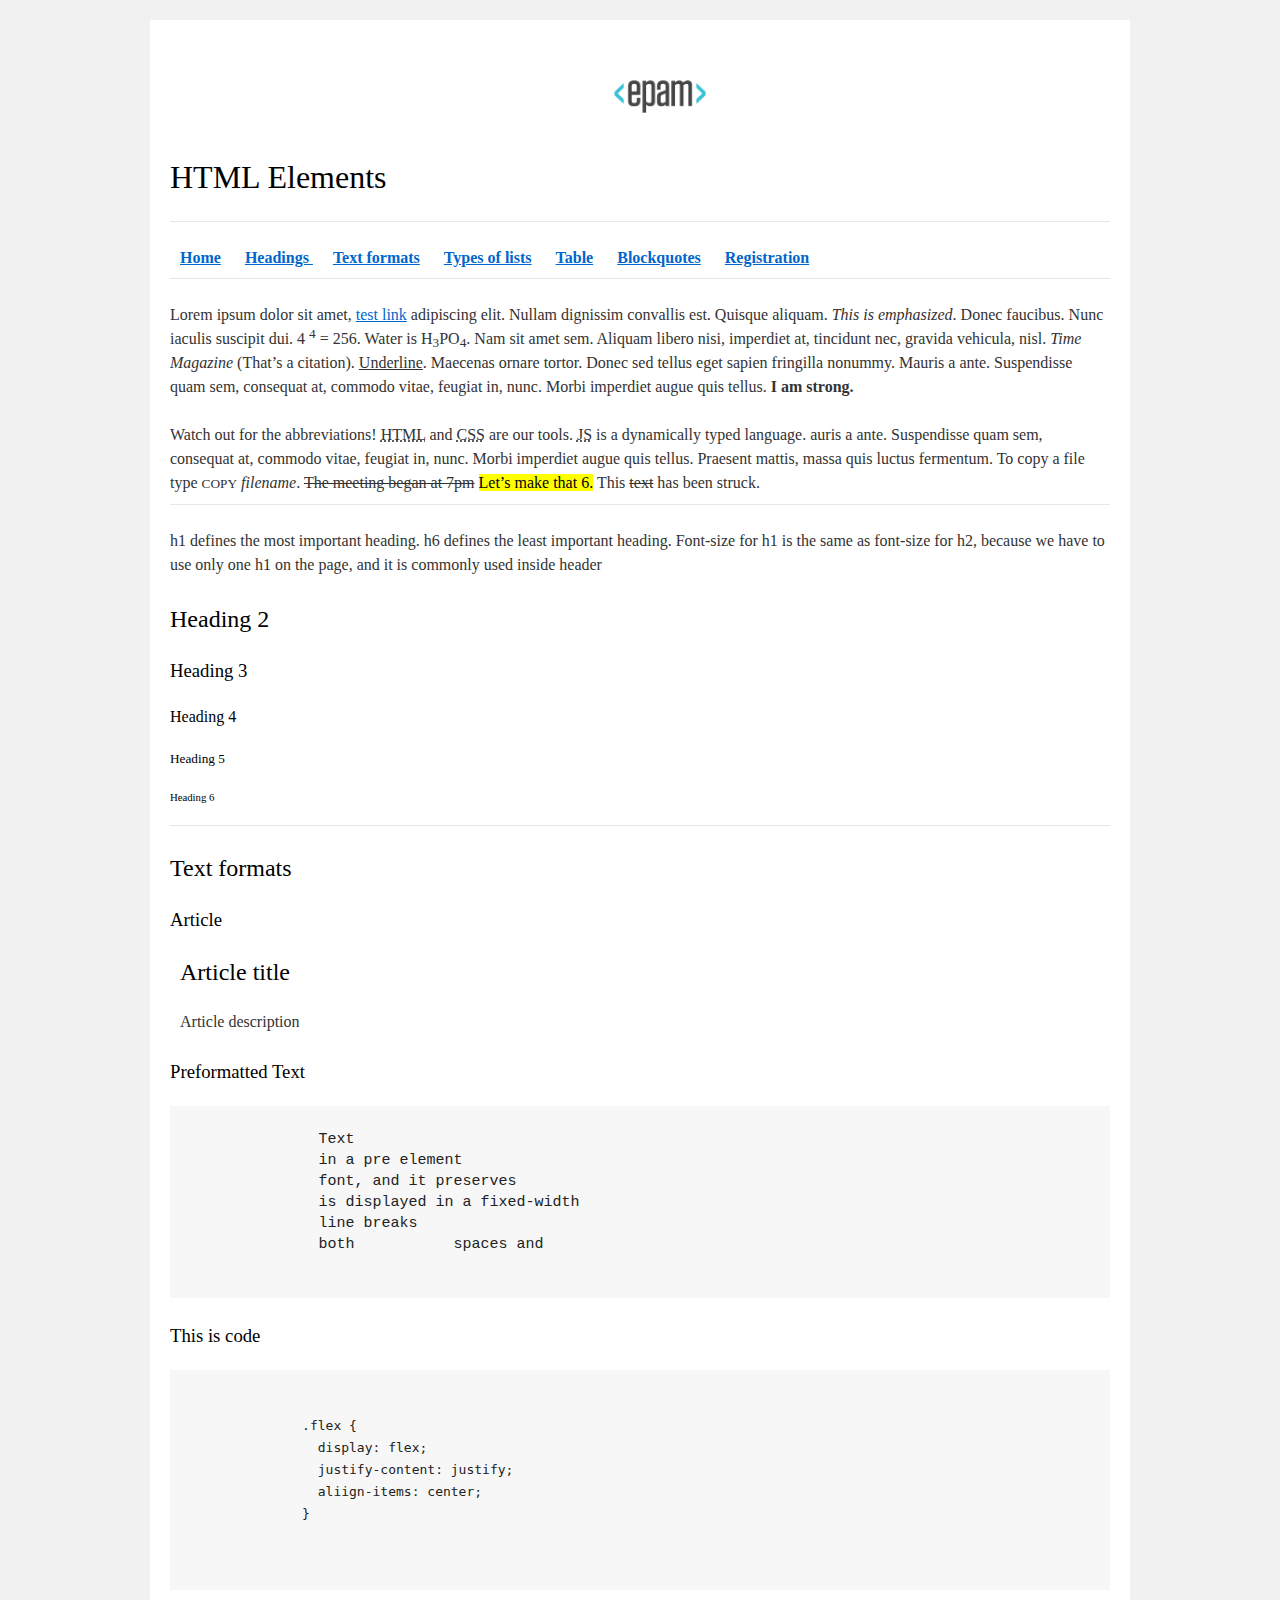
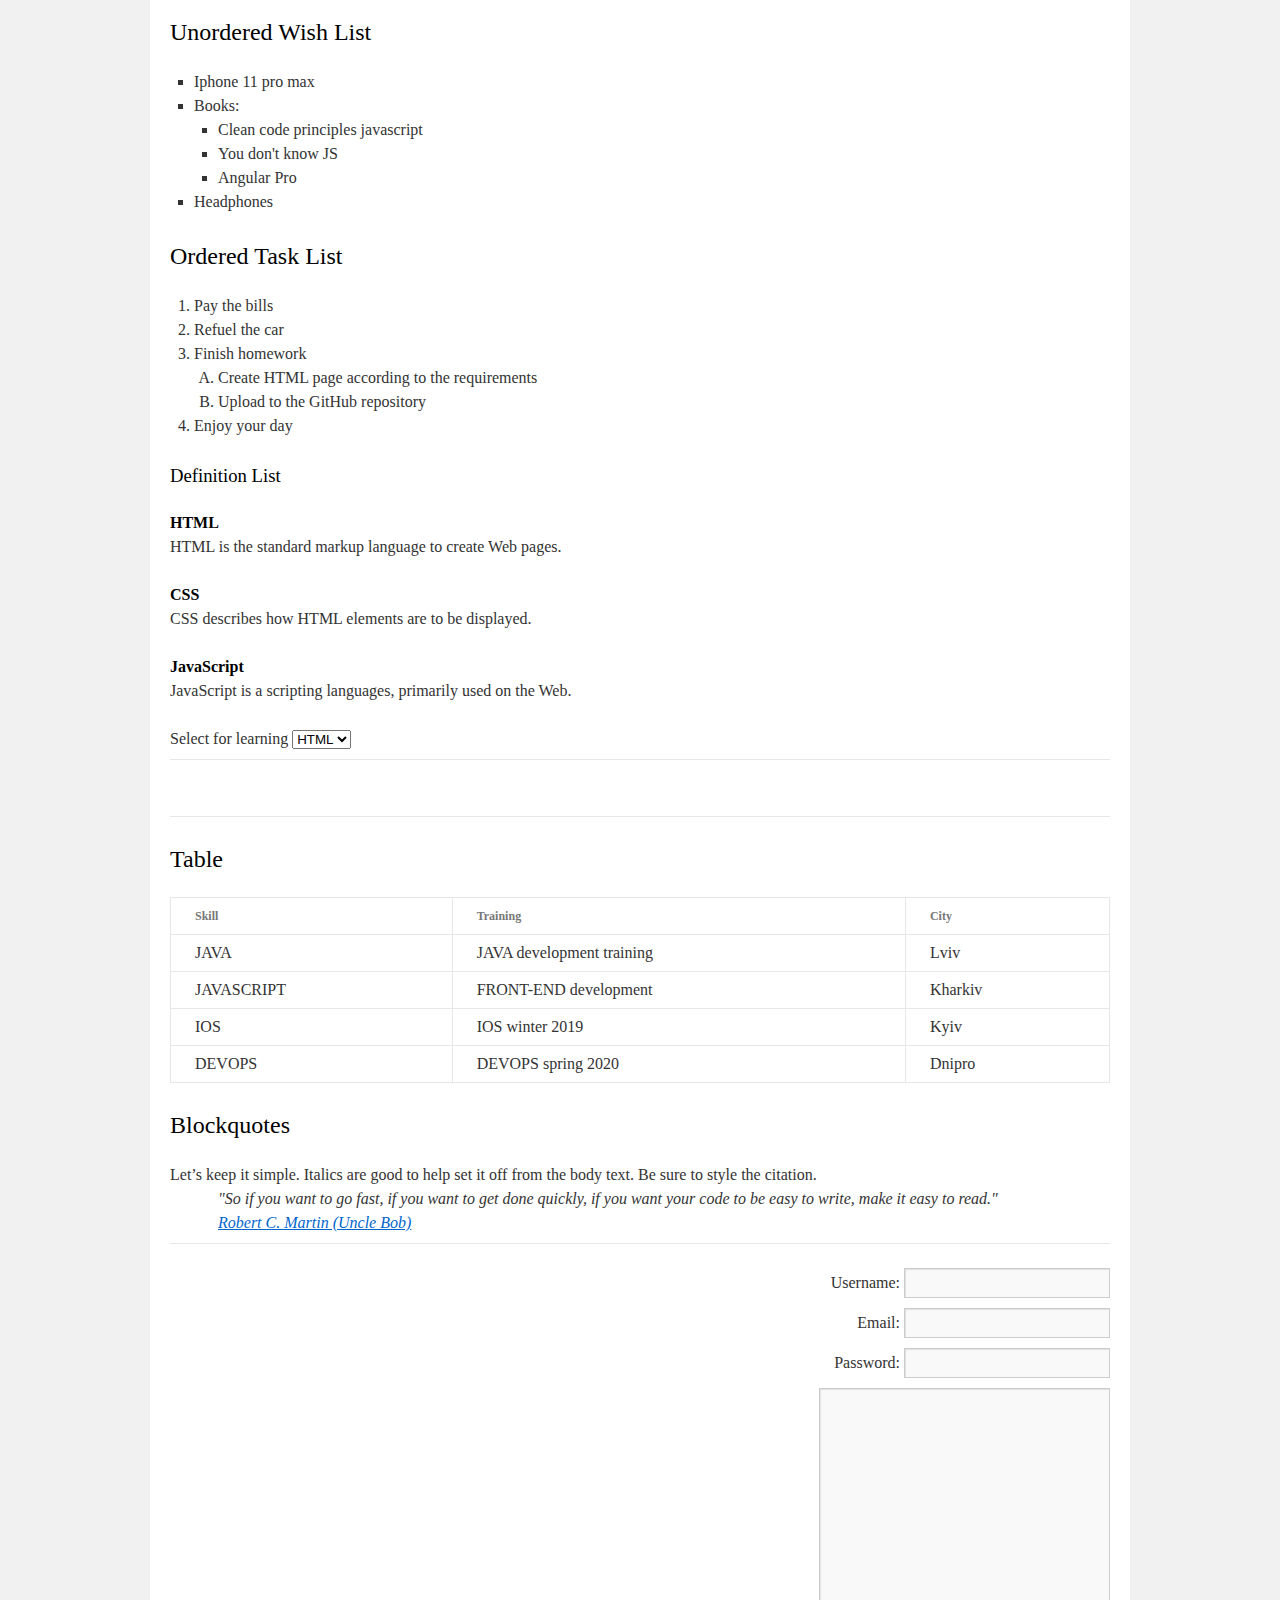
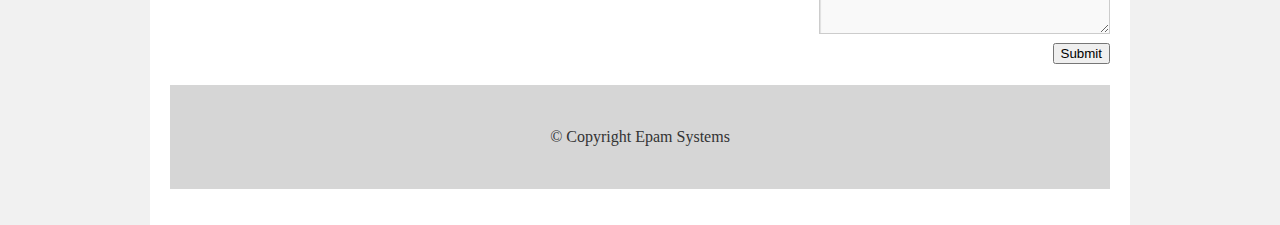
<file: FL12_HW1/homework/index.html>
<!DOCTYPE html>
<html lang="en">

<head>
  <meta charset="utf-8">
  <title>HTML Basics</title>
  <link rel="stylesheet" href="style.css">
</head>

<body>
  <div id="wrapper">
    <div id="main">
      <div id="container">
        <div id="content" role="main">
          <!-- TODO: Content goes here -->
          <header>
            <img src="logo.png" alt="">
            <h1>HTML Elements</h1>
            <hr>
            <nav>
              <a href="#home"><b>Home</b></a>
              <a href="#headings"><b>Headings</b> </a>
              <a href="#tformats"><b>Text formats</b></a>
              <a href="#list"><b>Types of lists</b></a>
              <a href="#table"><b>Table</b></a>
              <a href="#quotes"><b>Blockquotes</b></a>
              <a href="#registr"><b>Registration</b></a>
            </nav>
          </header>
          <hr>
          <section id="home">
            Lorem ipsum dolor sit amet, <a href="#">test link</a> adipiscing elit. Nullam dignissim convallis est.
            Quisque aliquam. <em>This
              is emphasized</em>. Donec faucibus. Nunc iaculis suscipit dui. 4 <sup>4</sup> = 256. Water is
            H<sub>3</sub>PO<sub>4</sub>. Nam sit amet sem.
            Aliquam libero nisi, imperdiet at, tincidunt nec, gravida vehicula, nisl. <em>Time Magazine</em> (That’s a citation).
            <u>Underline</u>. Maecenas ornare tortor. Donec sed tellus eget sapien fringilla nonummy. Mauris a ante.
            Suspendisse quam sem, consequat at, commodo vitae, feugiat in, nunc. Morbi imperdiet augue quis tellus.
            <strong>I am
              strong.</strong>
            <br>
            <br>
            Watch out for the abbreviations! <abbr title="Hyper Text Markup Languageс">HTML</abbr> and
            <abbr title="Cascading Style Sheets">CSS</abbr> are our tools.
            <abbr title="JavaScript">JS</abbr> is a dynamically typed language. auris a ante. Suspendisse quam sem,
            consequat at,
            commodo vitae, feugiat in, nunc. Morbi imperdiet augue quis tellus. Praesent mattis, massa quis luctus
            fermentum. To copy a file type <small>COPY</small> <i>filename</i>. <s>The meeting began at 7pm</s>
            <mark>Let’s make that 6.</mark> This <s>text</s> has been struck.
          </section>
          <hr>
          <section id="headings">
            h1 defines the most important heading. h6 defines the least important heading. Font-size for h1 is the same
            as font-size for h2, because we have to use only one h1 on the page, and it is commonly used inside header
            <br>
            <br>
            <h2>Heading 2</h2>
            <h3>Heading 3</h3>
            <h4>Heading 4</h4>
            <h5>Heading 5</h5>
            <h6>Heading 6</h6>
          </section>
          <hr>
          <section id="tformats">
            <h2>Text formats</h2>
            <h3>Article</h3>
            <article>
              <header>
                <h2>Article title</h2>
              </header>
              <p>Article description</p>
            </article>
            <h3>Preformatted Text</h3>
            <pre>
              Text
              in a pre element
              font, and it preserves
              is displayed in a fixed-width
              line breaks
              both           spaces and
            </pre>
            <h3>This is code</h3>
            <pre>
            <code>
              .flex {
                display: flex;
                justify-content: justify;
                aliign-items: center;
              }
            </code>
          </pre>
          </section>
          <section id="list">
            <h2>Unordered Wish List</h2>
            <ul>
              <li>Iphone 11 pro max</li>
              <li>Books:
                <ul>
                  <li> Clean code principles javascript</li>
                  <li>You don't know JS</li>
                  <li>Angular Pro</li>
                </ul>
              </li>
              <li>Headphones</li>
            </ul>
            <h2>Ordered Task List</h2>
            <ol>
              <li>Pay the bills</li>
              <li>Refuel the car</li>
              <li>Finish homework
                <ol>
                  <li list-style-type="A">Create HTML page according to the requirements</li>
                  <li list-style-type="A">Upload to the GitHub repository</li>
                </ol>
              </li>
              <li>Enjoy your day</li>
            </ol>
            <h3>Definition List</h3>
            <dl>
              <dt>HTML</dt>
              <dd>HTML is the standard markup language to create Web pages.</dd>
              <dt>CSS</dt>
              <dd>CSS describes how HTML elements are to be displayed.</dd>
              <dt>JavaScript</dt>
              <dd>JavaScript is a scripting languages, primarily used on the Web.</dd>
            </dl>
            Select for learning
            <select>
              <option>HTML</option>
              <option>CSS</option>
              <option>JS</option>
            </select>
          </section>
          <hr><br>
          <hr>
          <section id="table">
            <h2>Table</h2>
            <table>
              <th>Skill</th>
              <th>Training</th>
              <th>City</th>
              <tbody>
                <tr>
                  <td>JAVA</td>
                  <td>JAVA development training</td>
                  <td>Lviv</td>
                </tr>
                <tr>
                  <td>JAVASCRIPT</td>
                  <td>FRONT-END development</td>
                  <td>Kharkiv</td>
                </tr>
                <tr>
                  <td>IOS</td>
                  <td>IOS winter 2019</td>
                  <td>Kyiv</td>
                </tr>
                <tr>
                  <td>DEVOPS</td>
                  <td>DEVOPS spring 2020</td>
                  <td>Dnipro</td>
                </tr>
              </tbody>
            </table>
          </section>
          <section id="quotes">
            <h2>Blockquotes</h2>
            Let’s keep it simple. Italics are good to help set it off from the body text. Be sure to style the citation.
            <blockquote>
              "So if you want to go fast, if you want to get done quickly, if you want your code to be easy to write,
              make it easy to read."
              <br>
              <a href="https://en.wikipedia.org/wiki/Robert_C._Martin">Robert C. Martin (Uncle Bob)</a>
            </blockquote>
          </section>
          <hr>
          <section id="registr">
            <form action="">
            <label>
                Username:
              <input type="text" name="uname" />
            </label>
            <br>
            <label>
                Email:
              <input type="email" name="umail" />
            </label>
            <br>
            <label>
                Password:
              <input type="password" name="upass" />
            </label>
            <br>
            <textarea name="mess"cols="30" rows="10"></textarea>
            <br>
            <button type="submit">Submit</button>
          </form>
          </section>
          <footer>
              &copy; Copyright Epam Systems
          </footer>
        </div>
      </div>
    </div>
  </div>
</body>

</html>
</file>
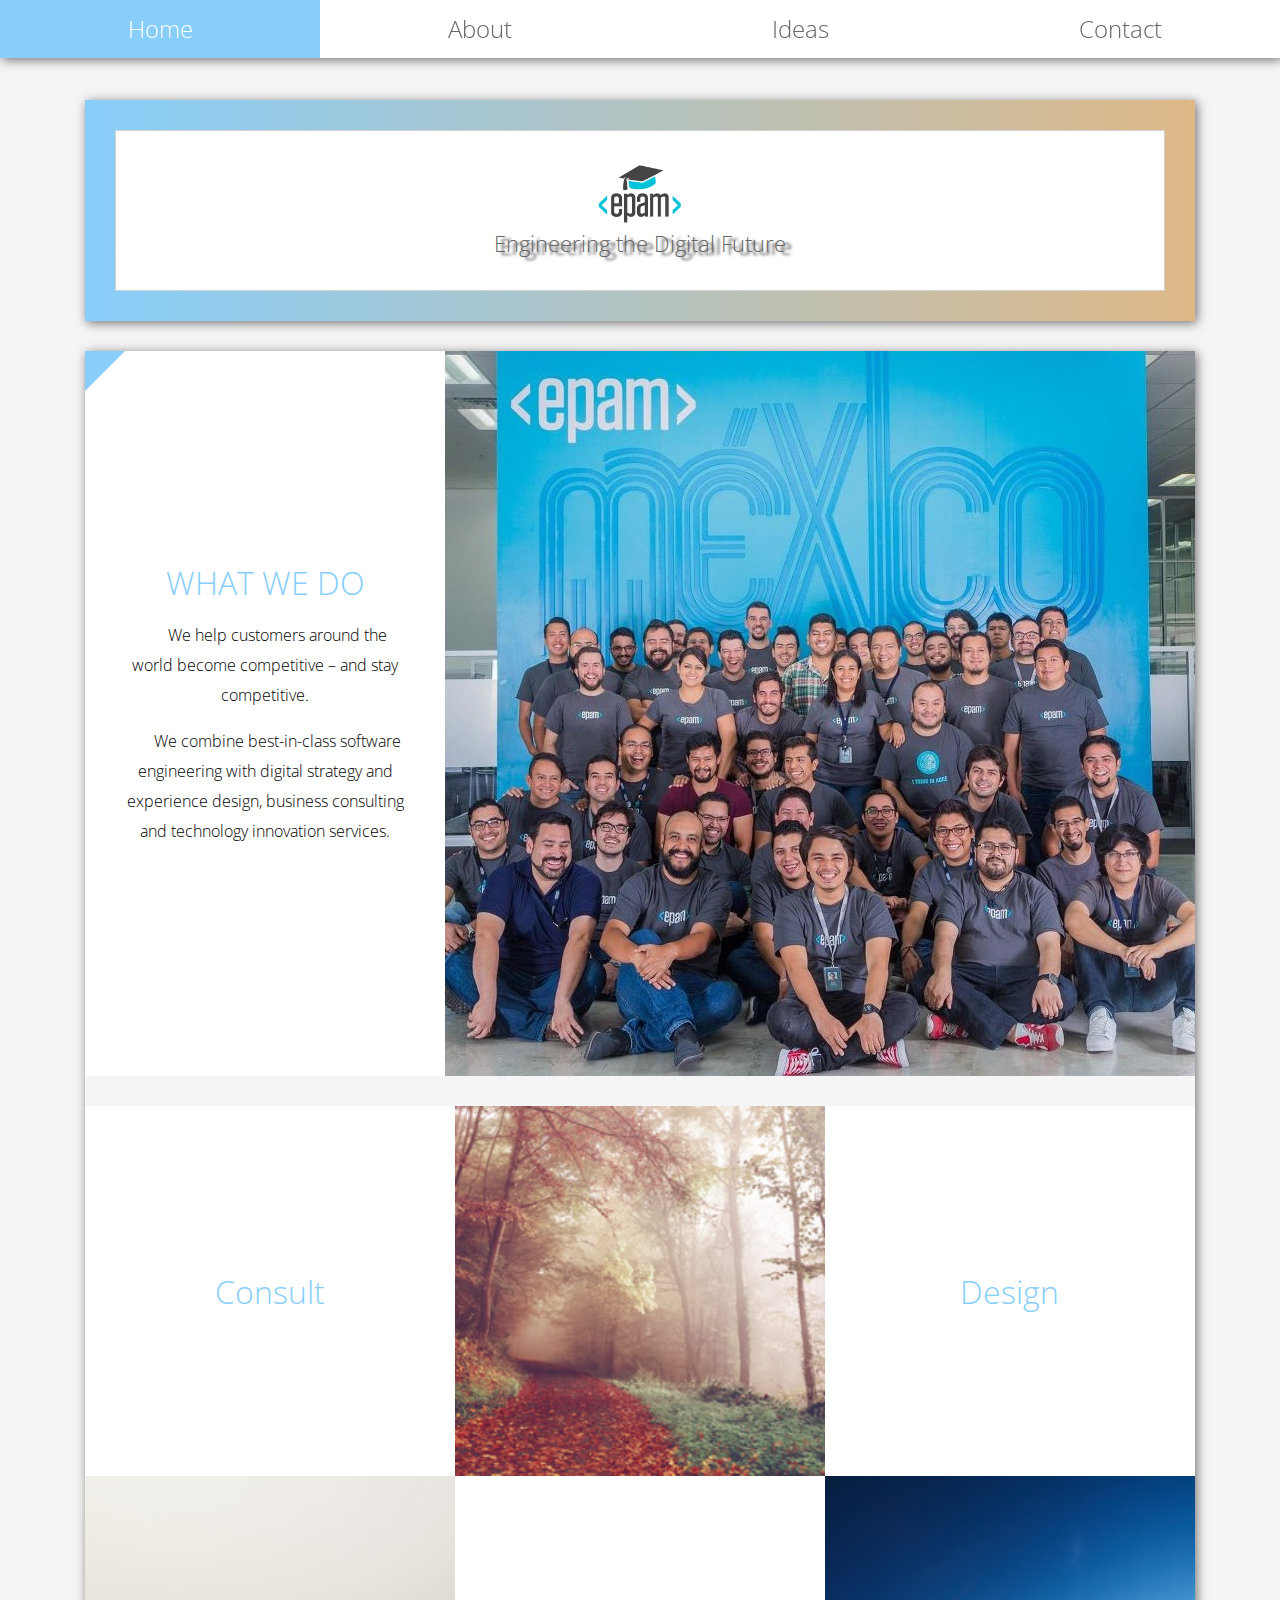
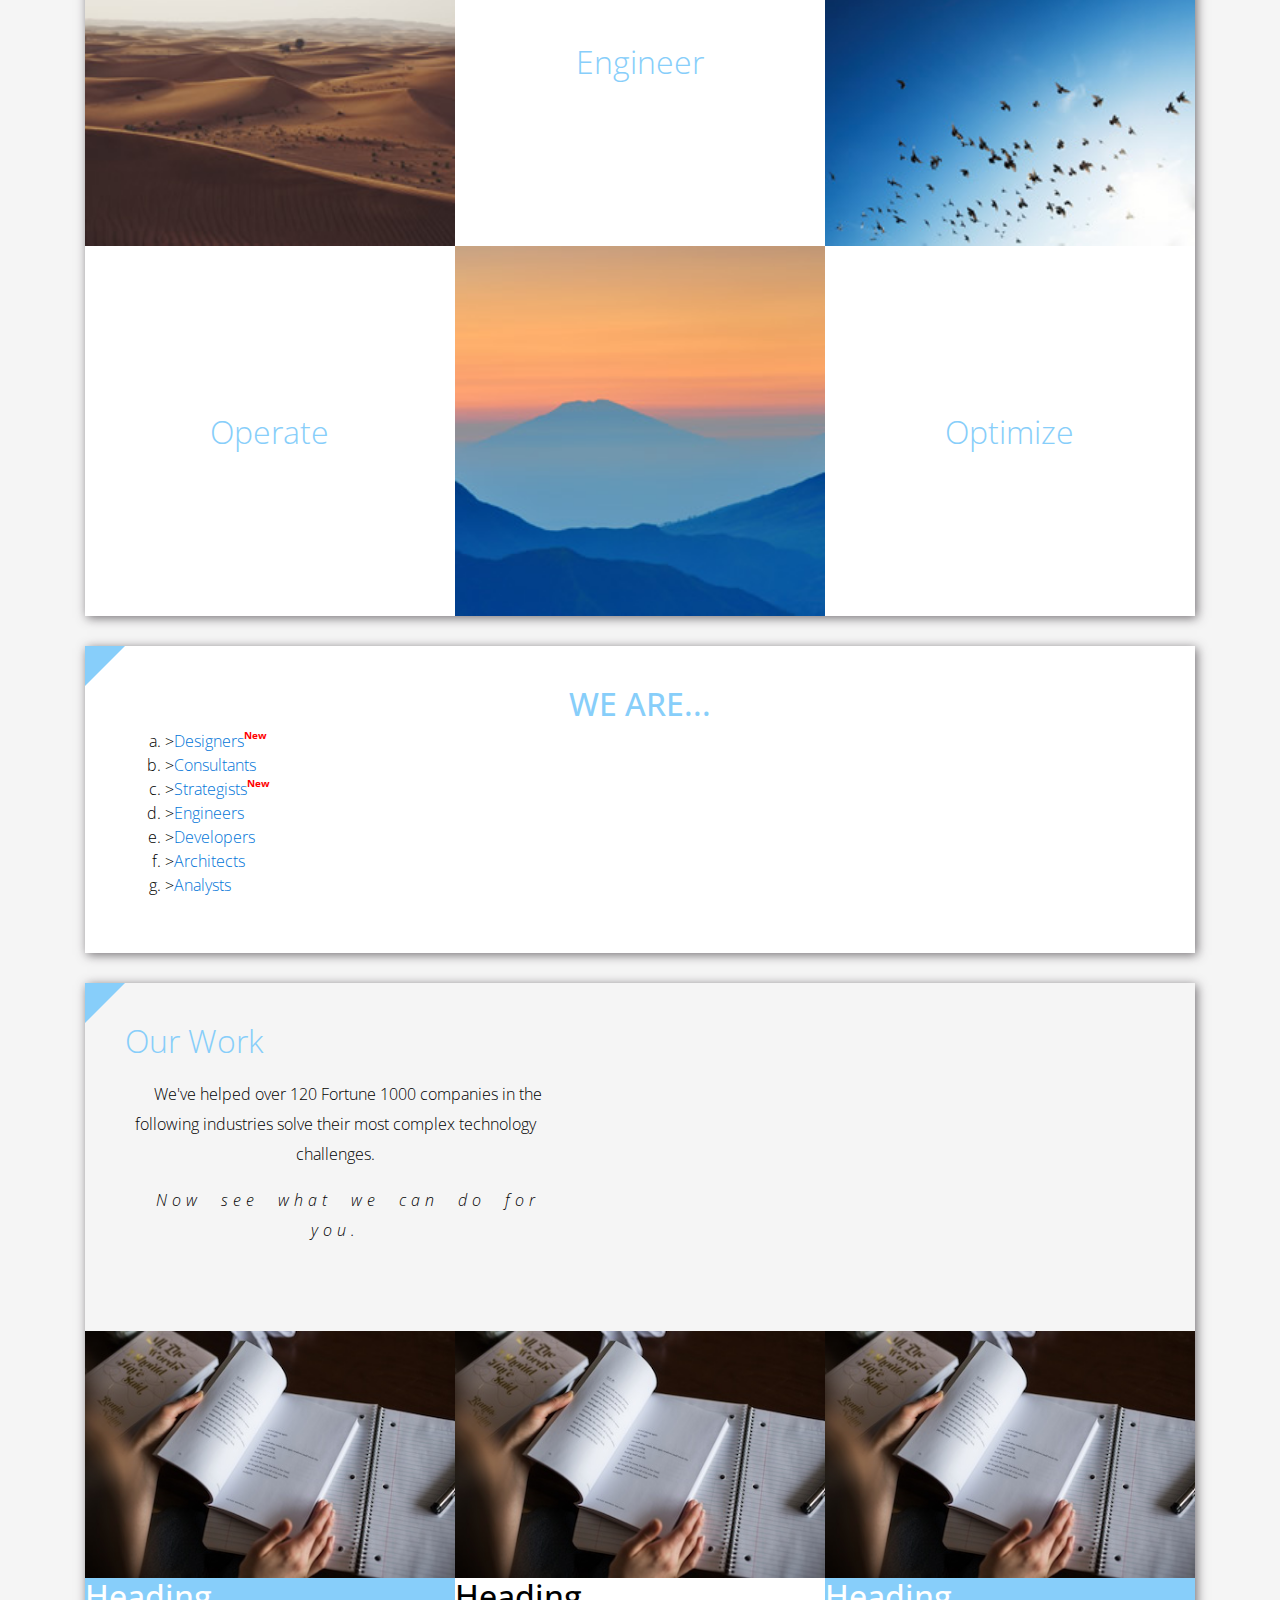
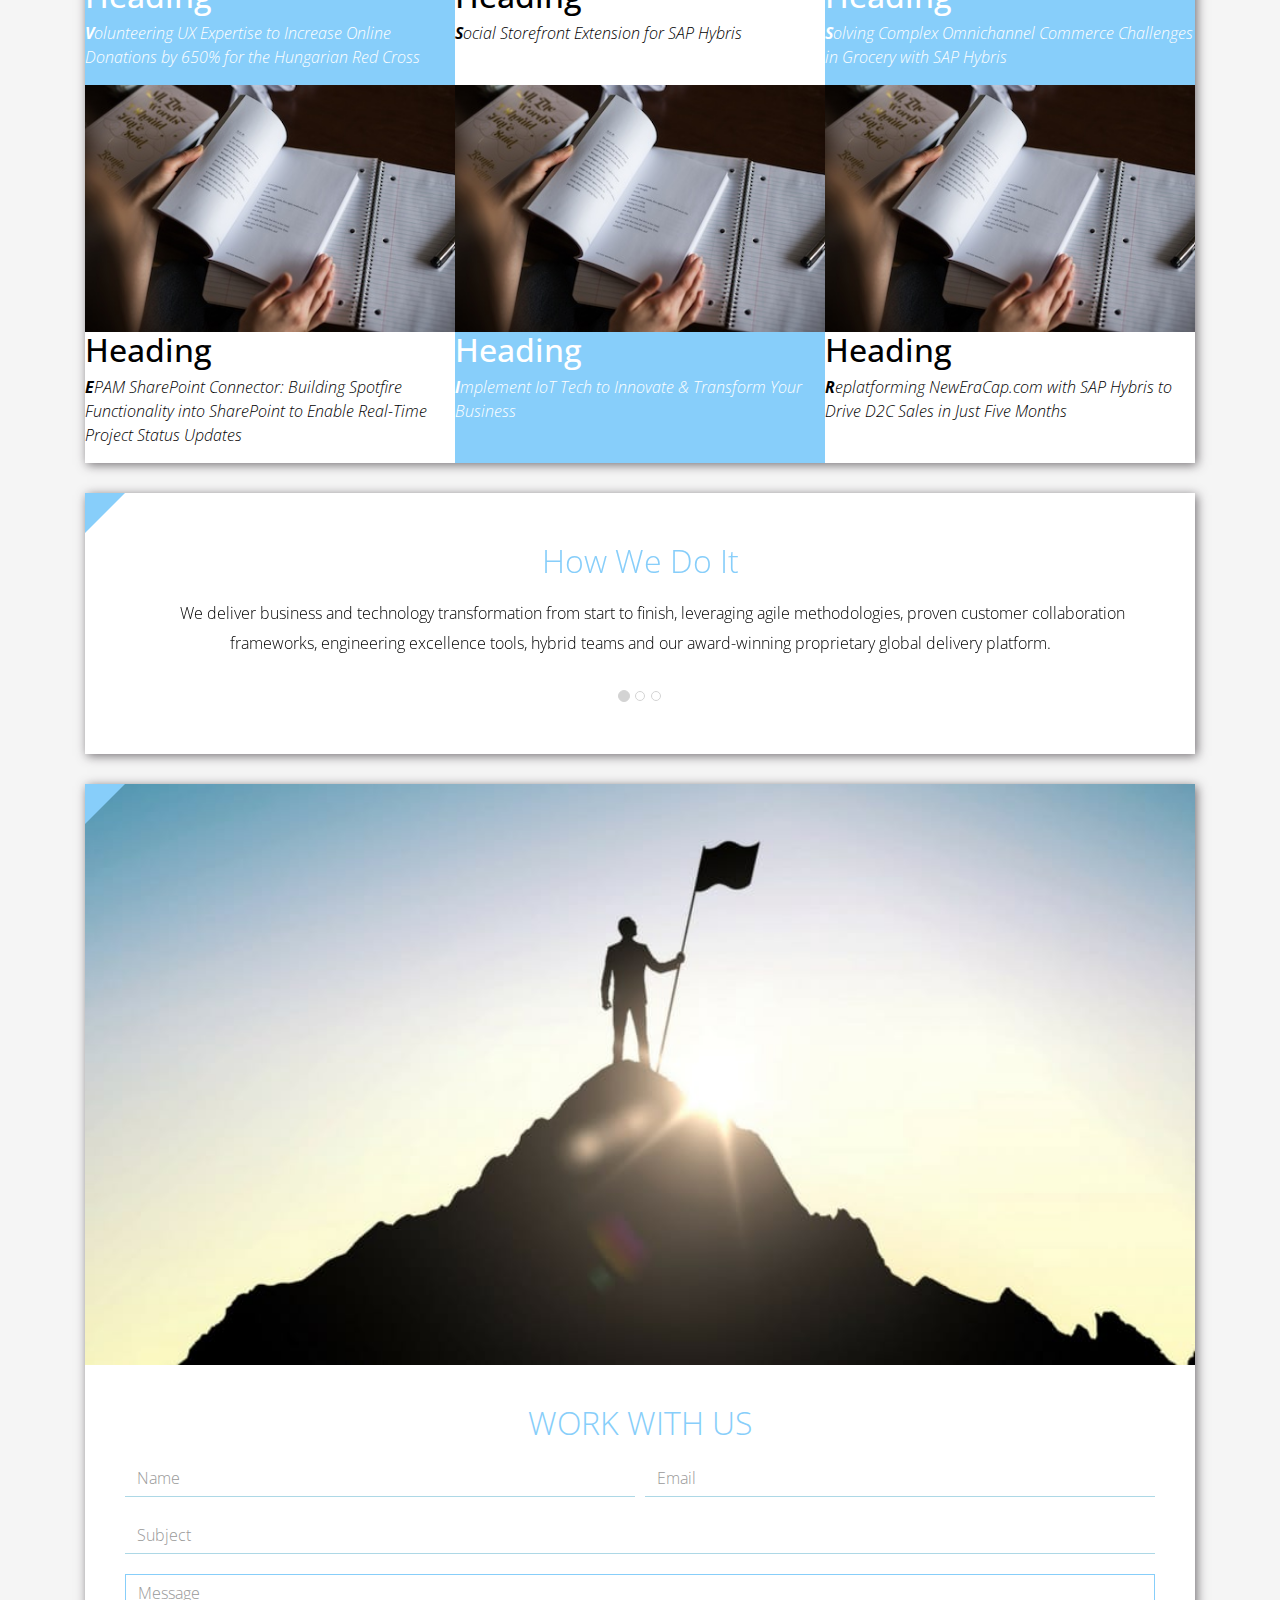
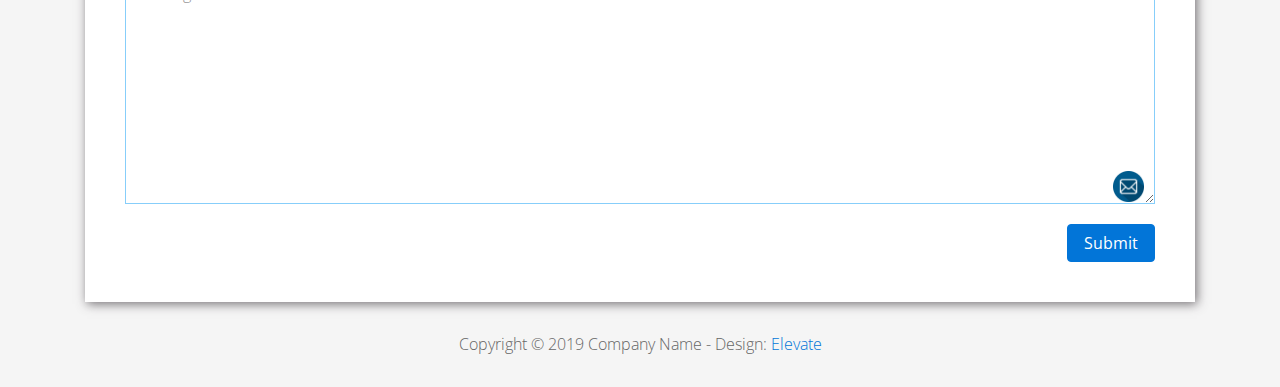
<file: FL12_HW2/homework/index.html>
<!DOCTYPE html>
<html lang="en">
<head>
  <meta charset="utf-8">
  <meta http-equiv="X-UA-Compatible" content="IE=edge">
  <meta name="viewport" content="width=device-width, initial-scale=1">

  <title>CSS Basics HW</title>



  <!-- load stylesheets -->
  <link rel="stylesheet" href="http://fonts.googleapis.com/css?family=Open+Sans:300,400">
  <!-- Google web font "Open Sans" -->
  <link rel="stylesheet" href="css/bootstrap.min.css">
  <!-- Bootstrap style -->
  <link rel="stylesheet" href="css/general.css">
  <link rel="stylesheet" href="css/style.css">
  <!-- Templatemo style -->
</head>

<body>
<div class="container">

  <div class="tm-sidebar">
    <nav class="tm-main-nav">
      <ul>
        <li class="tm-nav-item"><a href="#home" class="tm-nav-item-link">Home</a></li>
        <li class="tm-nav-item"><a href="#about" class="tm-nav-item-link">About</a></li>
        <li class="tm-nav-item"><a href="#ideas" class="tm-nav-item-link">Ideas</a></li>
        <li class="tm-nav-item"><a href="#contact" class="tm-nav-item-link">Contact</a></li>
      </ul>
    </nav>
  </div>

  <div class="tm-main-content">

    <div id="home" class="tm-content-box tm-content-header margin-b-10">
      <div class="tm-banner">
        <div class="tm-banner-inner">
          <img src="img/epam_logo.png" width="100" alt="">
          <p class="tm-banner-text">Engineering the Digital Future</p>
        </div>
      </div>
    </div>

    <section>
      <div class="tm-content-box flex-2-col">

        <div class="padding-medium flex-item tm-team-description-container flex-item">
          <h2 class="tm-section-title">What We Do</h2>
          <p class="tm-section-description">We help customers around the world become competitive – and stay competitive.</p>
          <p class="tm-section-description"> We combine best-in-class software engineering with digital strategy and experience design, business consulting and technology innovation services.</p>
        </div>
        <div class="flex-item tm-team-img">
          <img src="img/epam-mexico.jpg" alt="epam-mexico">
        </div>

      </div>

      <div id="about" class="tm-content-box">

        <ul class="boxes gallery-container">
          <li class="box box-bg">
            <h2 class="tm-section-title tm-section-title-box tm-box-bg-title">Consult</h2>
          </li>
          <li class="box">
            <a href="img/idea-large-01.jpg">
              <img src="img/idea-01.jpg" alt="Image" class="img-fluid thumbnail box-img">
            </a>
          </li>
          <li class="box box-bg">
            <h2 class="tm-section-title tm-section-title-box tm-box-bg-title">Design</h2>
          </li>
          <li class="box">
            <a href="img/idea-large-02.jpg">
              <img src="img/idea-02.jpg" alt="Image" class="img-fluid thumbnail box-img">
            </a>
          </li>
          <li class="box box-bg">
            <h2 class="tm-section-title tm-section-title-box tm-box-bg-title">Engineer</h2>
          </li>
          <li class="box">
            <a href="img/idea-large-03.jpg">
              <img src="img/idea-03.jpg" alt="Image" class="img-fluid thumbnail box-img">
            </a>
          </li>
          <li class="box box-bg">
            <h2 class="tm-section-title tm-section-title-box tm-box-bg-title">Operate</h2>
          </li>
          <li class="box">
            <a href="img/idea-large-04.jpg">
              <img src="img/idea-04.jpg" alt="Image" class="img-fluid thumbnail box-img">
            </a>
          </li>
          <li class="box box-bg">
            <h2 class="tm-section-title tm-section-title-box tm-box-bg-title">Optimize</h2>
          </li>
        </ul>

      </div>

    </section>

    <!-- slider -->
    <section class="heading tm-content-box">
      <div class="padding-medium">
        <h2> WE ARE...</h2>
        <ol>
          <li><a href="index.html" class="text">Designers</a></li>
          <li><a href="index.html">Consultants</a></li>
          <li><a href="#" class="text">Strategists</a></li>
          <li><a href="#">Engineers</a></li>
          <li><a href="#">Developers</a></li>
          <li><a href="#">Architects</a></li>
          <li><a href="#">Analysts</a></li>
        </ol>
      </div>
    </section>

    <section class="blocks">
      <div class="padding-medium flex-item tm-team-description-container">
        <h2 class="tm-section-title">Our Work</h2>
        <p class="tm-section-description">We've helped over 120 Fortune 1000 companies in the following industries solve their most complex technology challenges. </p>
        <p class="tm-section-description"> Now see what we can do for you.</p>
      </div>
      <div class="tm-content-box flex-2-col">
      </div>
      <div  class="tm-content-box">
        <ul class="boxes gallery-container">
          <li class="box box-work">
            <img src="img/study.jpeg" alt="Image" class="img-fluid">
            <div>
              <h2>Heading</h2>
              <p>Volunteering UX Expertise to Increase Online Donations by 650% for the Hungarian Red Cross</p>
            </div>
          </li>
          <li class="box box-work">
            <img src="img/study.jpeg" alt="Image" class="img-fluid">
            <div>
              <h2>Heading</h2>
              <p>Social Storefront Extension for SAP Hybris</p>
            </div>
          </li>
          <li class="box box-work">
            <img src="img/study.jpeg" alt="Image" class="img-fluid">
            <div>
              <h2>Heading</h2>
              <p>Solving Complex Omnichannel Commerce Challenges in Grocery with SAP Hybris</p>
            </div>
          </li>
          <li class="box box-work">
            <img src="img/study.jpeg" alt="Image" class="img-fluid">
            <div>
              <h2>Heading</h2>
              <p>EPAM SharePoint Connector: Building Spotfire Functionality into SharePoint to Enable Real-Time Project Status Updates</p>
            </div>
          </li>
          <li class="box box-work">
            <img src="img/study.jpeg" alt="Image" class="img-fluid">
            <div>
              <h2>Heading</h2>
              <p>Implement IoT Tech to Innovate &amp; Transform Your Business</p>
            </div>
          </li>
          <li class="box box-work">
            <img src="img/study.jpeg" alt="Image" class="img-fluid">
            <div>
              <h2>Heading</h2>
              <p>Replatforming NewEraCap.com with SAP Hybris to Drive D2C Sales in Just Five Months</p>
            </div>
          </li>
        </ul>

      </div>
    </section>

    <section id="ideas">
      <div id="tmCarousel" class="carousel slide tm-content-box" data-ride="carousel">

        <ol class="carousel-indicators">
          <li data-target="#tmCarousel" data-slide-to="0" class="active"></li>
          <li data-target="#tmCarousel" data-slide-to="1" class=""></li>
          <li data-target="#tmCarousel" data-slide-to="2" class=""></li>
        </ol>

        <div class="carousel-inner" role="listbox">

          <div class="carousel-item active">
            <div class="carousel-content">
              <div class="flex-item">
                <h2 class="tm-section-title">How We Do It</h2>
                <p class="tm-section-description carousel-description">We deliver business and technology transformation from start to finish, leveraging agile methodologies, proven customer collaboration frameworks, engineering excellence tools, hybrid teams and our award-winning proprietary global delivery platform.</p>
              </div>
            </div>
          </div>

          <div class="carousel-item">
            <div class="carousel-content">
              <div class="flex-item">
                <h2 class="tm-section-title">Our Clients</h2>
                <p class="tm-section-description carousel-description">Lorem ipsum dolor sit amet,
                  consectetur adipiscing elit. Quisque vel nisi pharetra nibh varius pharetra ac
                  sagittis nisi. Etiam pharetra vestibulum hendrerit. Pellentesque interdum metus
                  sed massa rutrum.</p>
              </div>
            </div>
          </div>

          <div class="carousel-item">
            <div class="carousel-content">
              <div class="flex-item">
                <h2 class="tm-section-title">Our Projects</h2>
                <p class="tm-section-description carousel-description">Donec ex libero, fringilla
                  vitae purus sit amet, rhoncus pharetra lorem. Pellentesque id sem id lacus
                  ultricies vehicula. Aliquam rutrum mi non. Pellentesque interdum metus sed massa
                  rutrum.</p>
              </div>
            </div>
          </div>

        </div>

      </div>
    </section>

    <section class="tm-content-box">
      <img src="img/contact-us.jpg" alt="Contact image" class="img-fluid img-contact-us">

      <div id="contact" class="padding-medium">
        <h2 class="tm-section-title">Work with Us</h2>
        <form action="#contact" method="get" class="contact-form">

          <div class="form-group col-xs-12 col-sm-12 col-md-6 col-lg-6 form-group-2-col-left">
            <input type="text" id="contact_name" name="contact_name" class="form-control"
                   placeholder="Name" required/>
          </div>
          <div class="form-group col-xs-12 col-sm-12 col-md-6 col-lg-6 form-group-2-col-right mandatory-field">
            <input type="email" id="contact_email" name="contact_email" class="form-control"
                   placeholder="Email" required/>
          </div>
          <div class="form-group">
            <input type="text" id="contact_subject" name="contact_subject" class="form-control"
                   placeholder="Subject" required/>
          </div>
          <div class="form-group">
            <textarea id="contact_message" name="contact_message" class="form-control" rows="9"
                      placeholder="Message" required></textarea>
          </div>

          <button type="submit" class="btn btn-primary submit-btn">Submit</button>

        </form>
      </div>
    </section>

    <footer class="tm-footer">
      <p class="text-xs-center">Copyright &copy; 2019 Company Name

        - Design: <a rel="nofollow" href="http://www.templatemo.com/tm-481-elevate"
                     target="_parent">Elevate</a></p>
    </footer>

  </div>

</div>

</body>
</html>
</file>
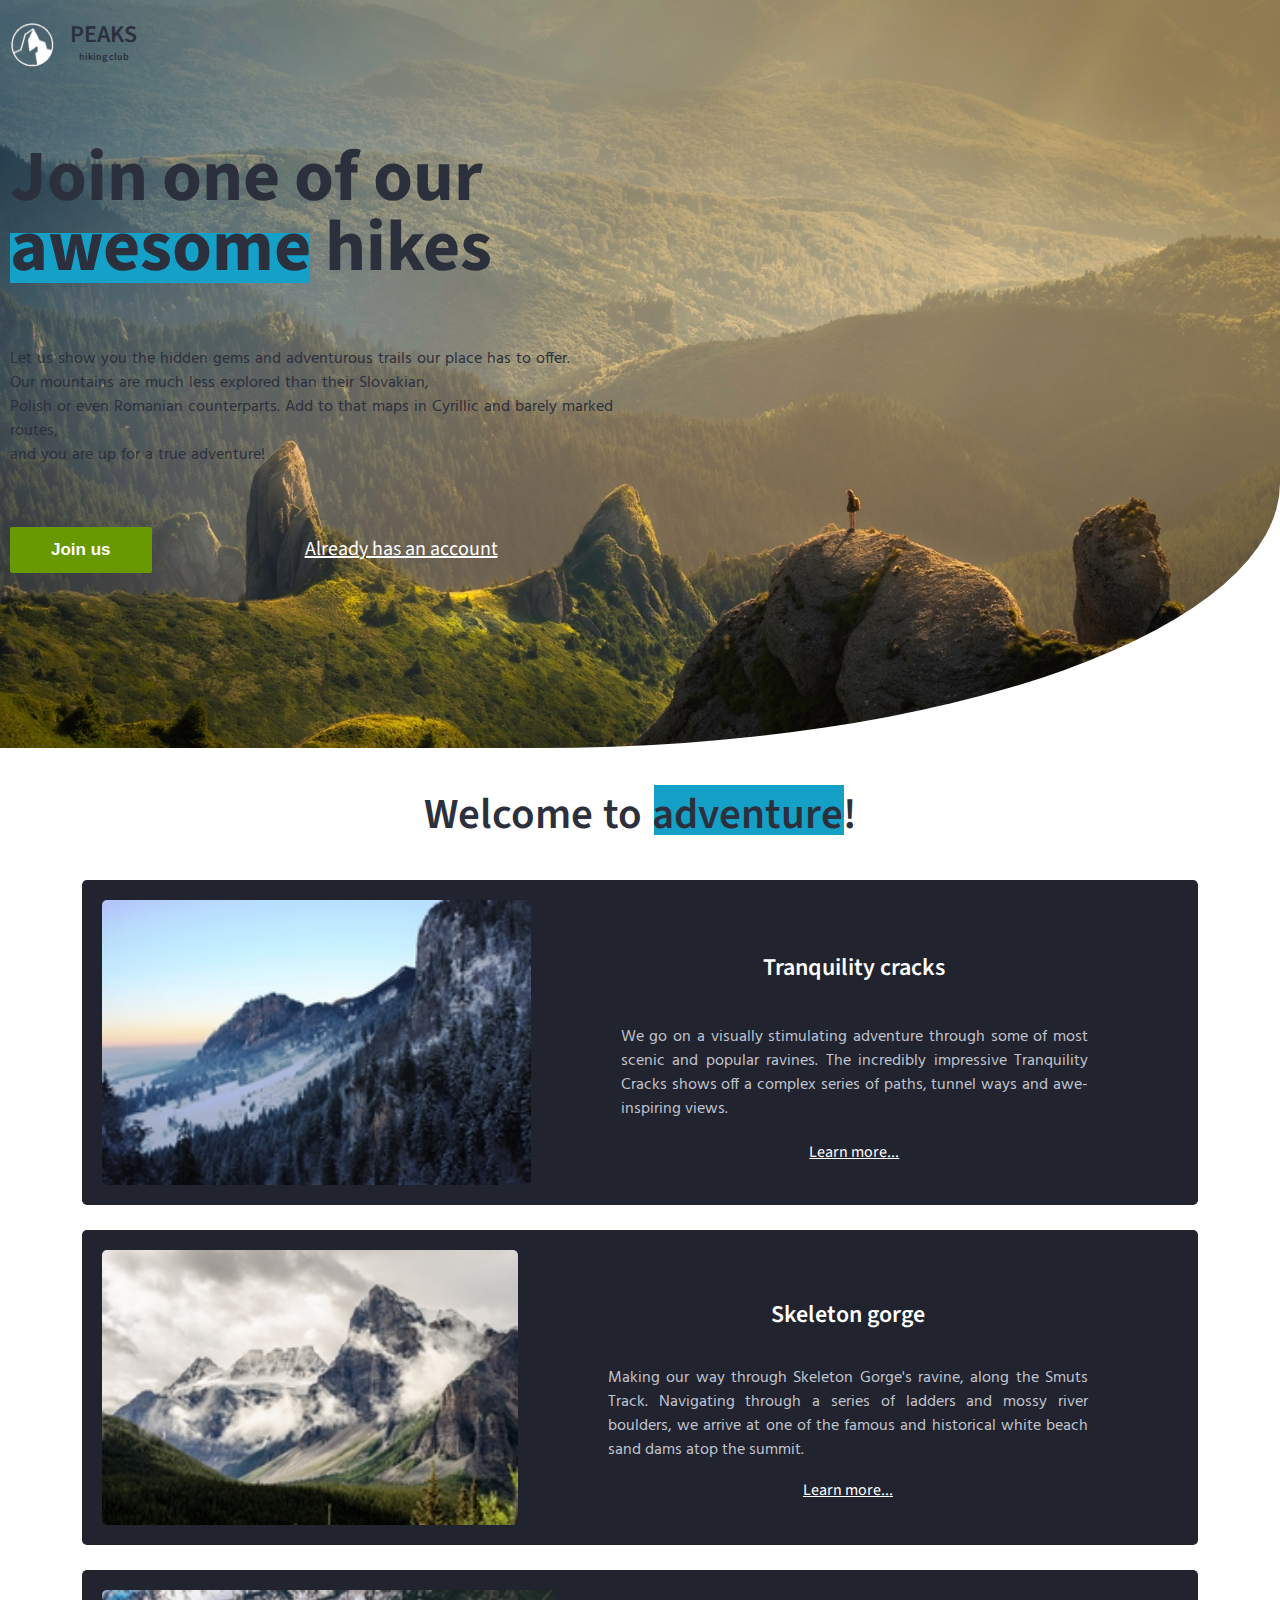
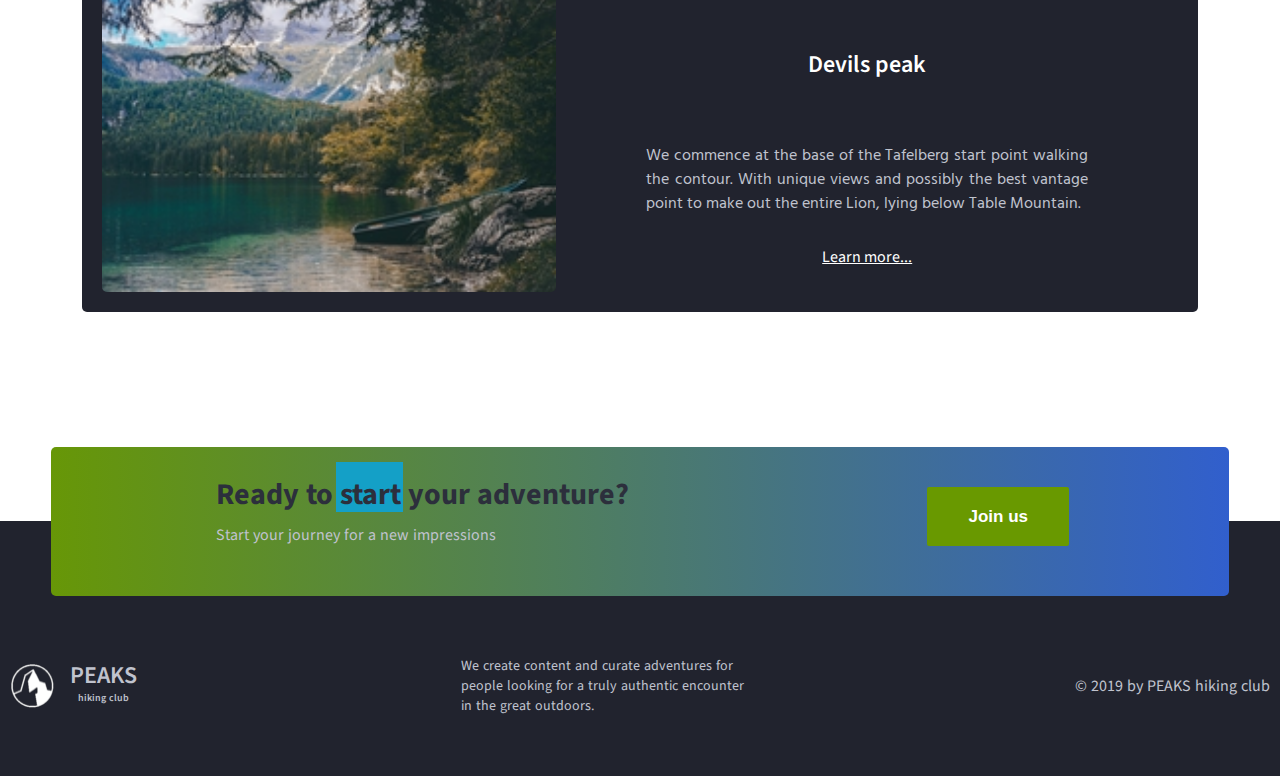
<file: FL12_HW3/homework/index.html>
<!DOCTYPE html>
<html lang="en">

<head>
    <meta charset="UTF-8">
    <meta name="viewport" content="width=device-width, initial-scale=1.0">
    <meta http-equiv="X-UA-Compatible" content="ie=edge">
    <link href="https://fonts.googleapis.com/css?family=Hind:400,600%7CSource+Sans+Pro:400,600,700%7CFresca"
          rel="stylesheet"/>

    <!-- Styles should be switched here: -->

    <link rel="stylesheet" type="text/css" href="css/style1.css">
        <!-- <link rel="stylesheet" type="text/css" href="css/style2.css"> -->

    <title>PEAKS hiking club</title>
</head>

<body>
<header class="header">
    <div class="header-wrap">
        <div class="landing-logo">
            <img src="img/m-logo.png" alt="logo"/>
            <p>PEAKS<span>hiking club</span></p>
        </div>
        <p class="header_heading">
            Join one of our awesome hikes
        </p>
        <p class="header_text">
            Let us show you the hidden gems and adventurous trails our place has to offer.
            Our mountains are much less explored than their Slovakian,
            Polish or even Romanian counterparts. Add to that maps in Cyrillic and barely marked routes,
            and you are up for a true adventure!
        </p>
        <div>
            <button class="header_button">Join us</button>
            <a href="#" class="login">Already has an account</a>
        </div>
    </div>
</header>
<main class="section">
    <p class="section_text">
        Welcome to adventure!
    </p>
    <div class="section_card_wrap">
        <div class="section_card">
            <img class="section_card_img"
                 src="img/m-1.jpg"
                 alt="experts"/>
            <div class="section_card_right_container">
                <p class="section_card_heading">
                    Tranquility cracks
                </p>
                <p class="section_card_text">
                    We go on a visually stimulating adventure through some of most scenic and popular ravines.
                    The incredibly impressive Tranquility Cracks shows off a complex series of paths, tunnel ways and
                    awe-inspiring views.
                </p>
                <a href="#" class="section_link">Learn more...</a>
            </div>
        </div>
        <div class="section_card">
            <img class="section_card_img"
                 src="img/m-2.jpg"
                 alt="content formats"/>
            <div class="section_card_right_container">
                <p class="section_card_heading">
                    Skeleton gorge
                </p>
                <p class="section_card_text">
                    Making our way through Skeleton Gorge's ravine, along the Smuts Track.
                    Navigating through a series of ladders and mossy river boulders, we arrive at one of the famous and
                    historical white beach sand dams atop the summit.
                </p>
                <a href="#" class="section_link">Learn more...</a>
            </div>
        </div>
        <div class="section_card">
            <img class="section_card_img"
                 src="img/m-3.jpg"
                 alt="certificate"/>
            <div class="section_card_right_container">
                <p class="section_card_heading">
                    Devils peak
                </p>
                <p class="section_card_text">
                    We commence at the base of the Tafelberg start point walking the contour.
                    With unique views and possibly the best vantage point to make out the entire Lion, lying below Table
                    Mountain.
                </p>
                <a href="#" class="section_link">Learn more...</a>
            </div>
        </div>
    </div>
    <div class="section_banner">
        <div class="section_banner_text_wrap">
            <p class="section_banner_heading">
                Ready to start your adventure?
            </p>
            <p class="section_banner_text">
                Start your journey for a new impressions
            </p>
        </div>
        <button class="section_banner_button">Join us</button>
    </div>
</main>
<footer class="footer">
    <div class="footer-wrap">
        <div class="footer_logo landing-logo">
            <img src="img/m-logo.png" alt="logo"/>
            <p>PEAKS<span>hiking club</span></p>
        </div>
        <p class="footer_text">
            We create content and curate adventures for people looking for a truly authentic encounter in the great
            outdoors.
        </p>
        <span class="footer-cr">
          &copy; 2019 by PEAKS hiking club
        </span>
    </div>
</footer>
</body>

</html>
</file>
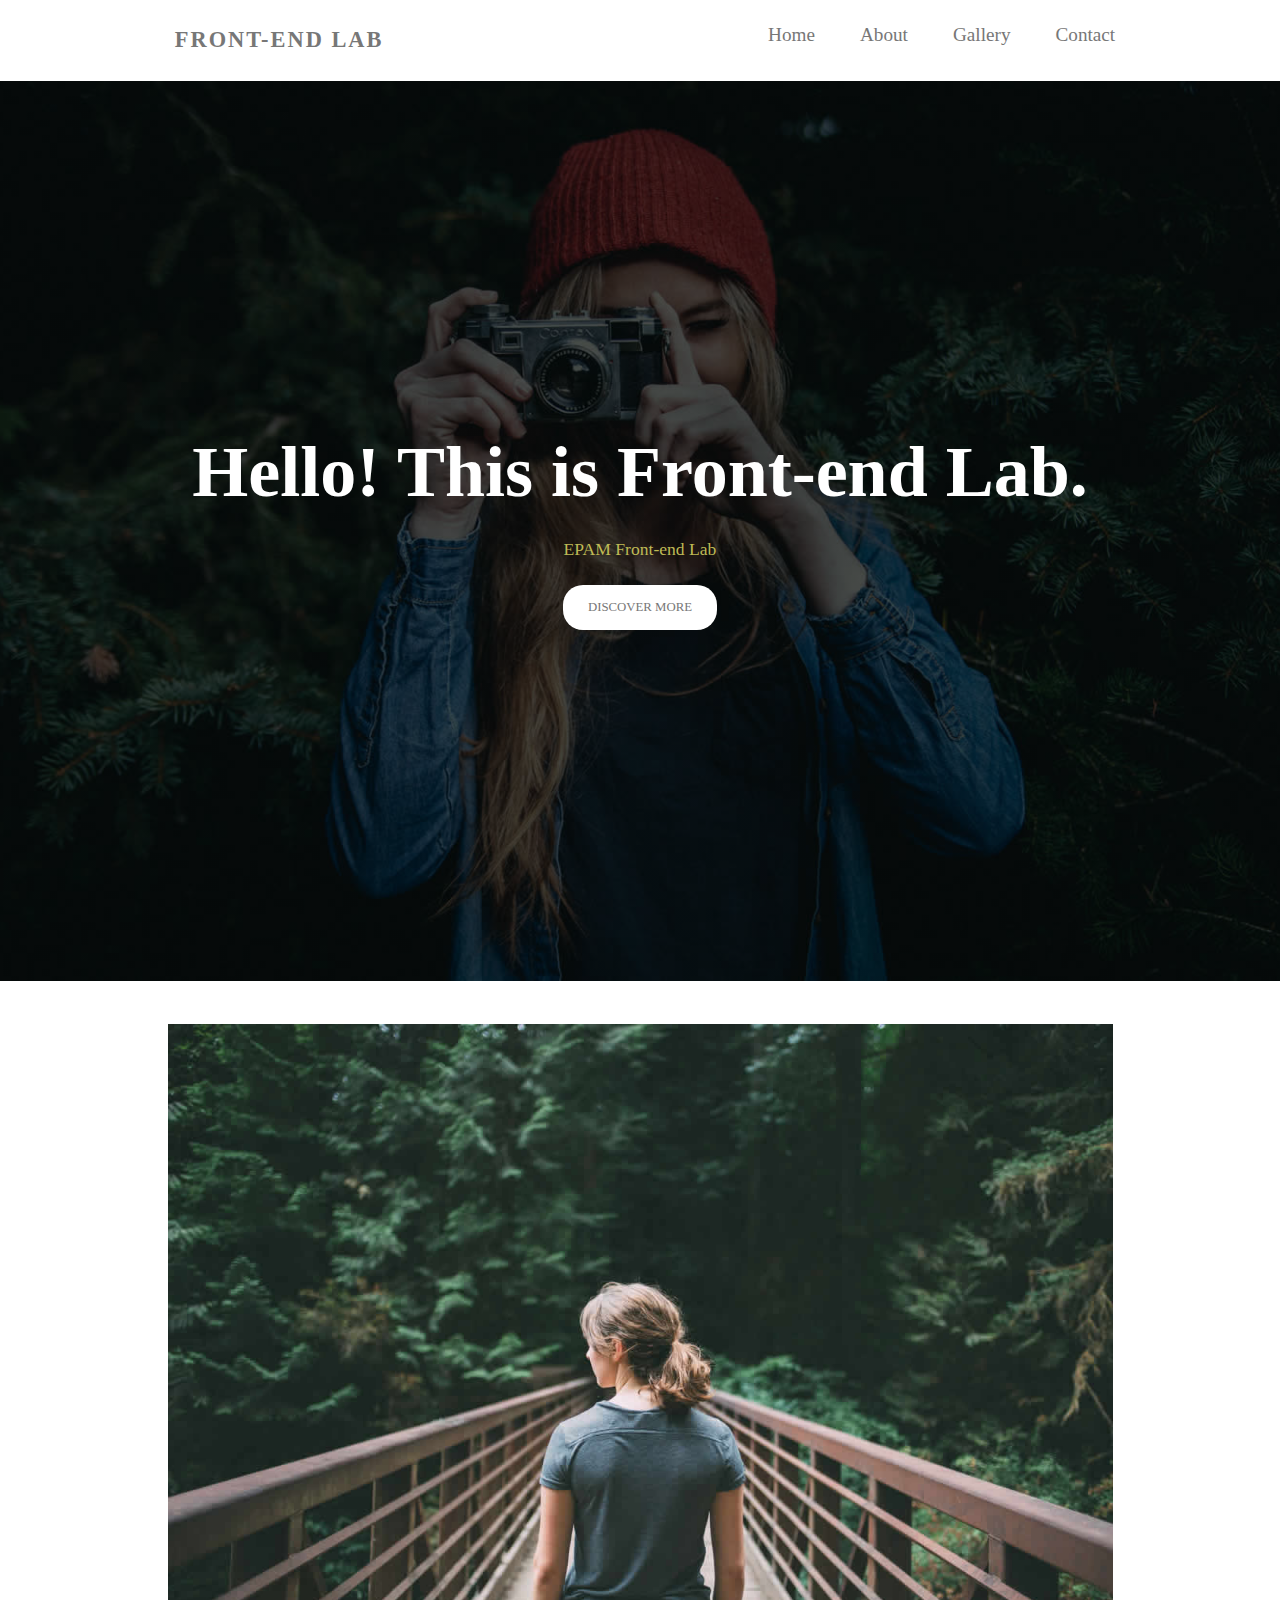
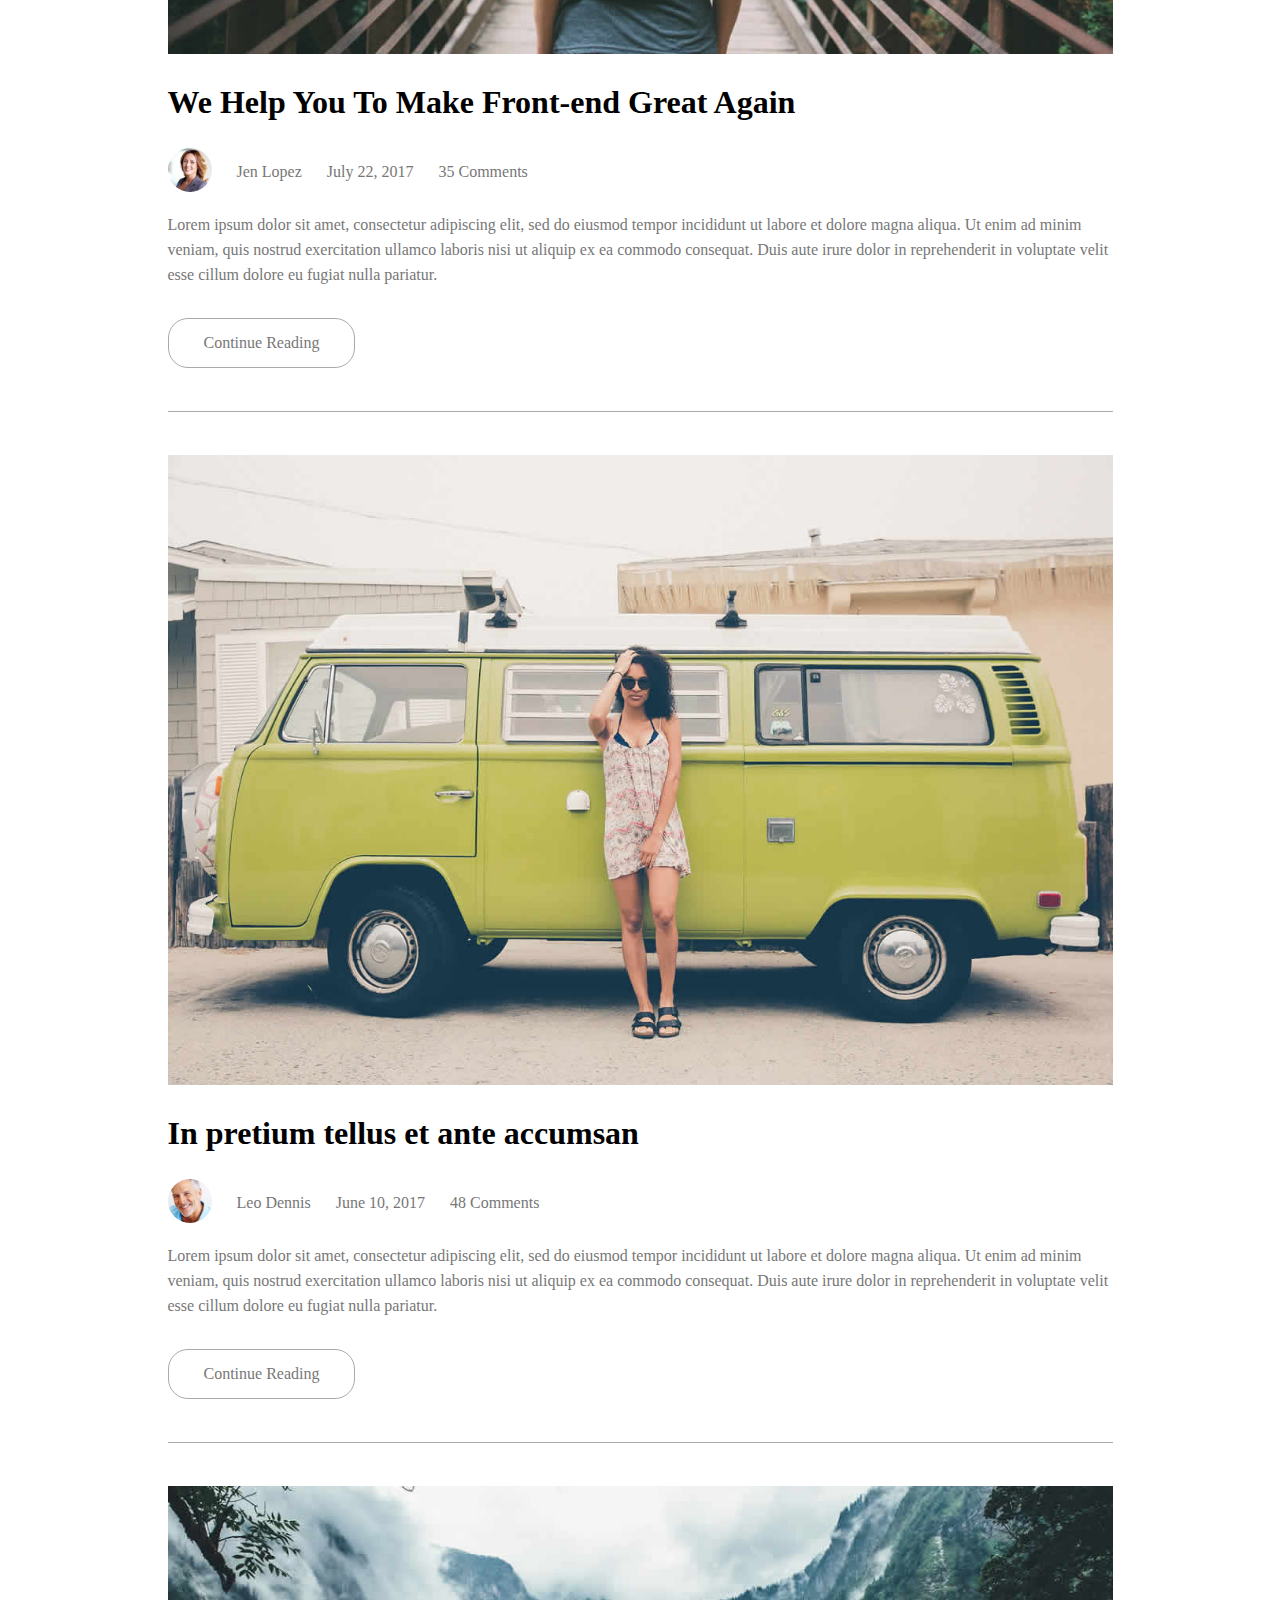
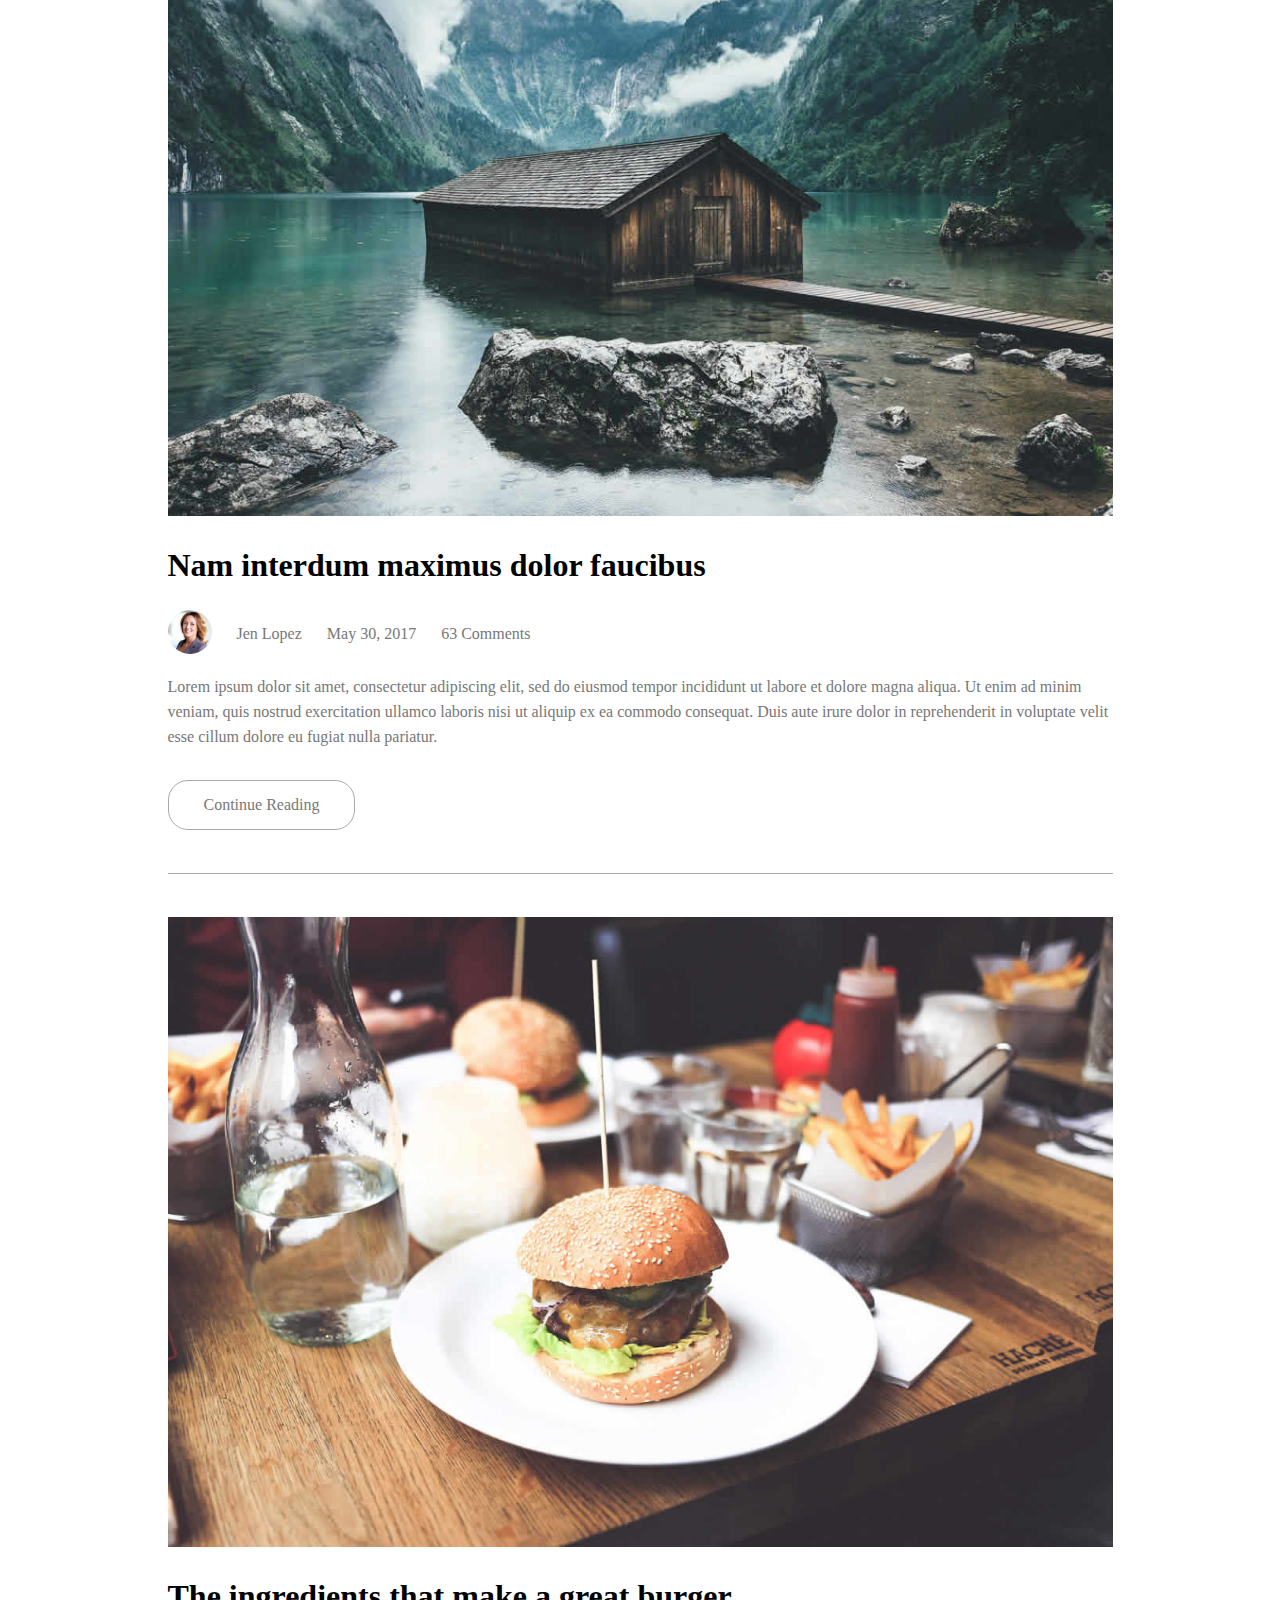
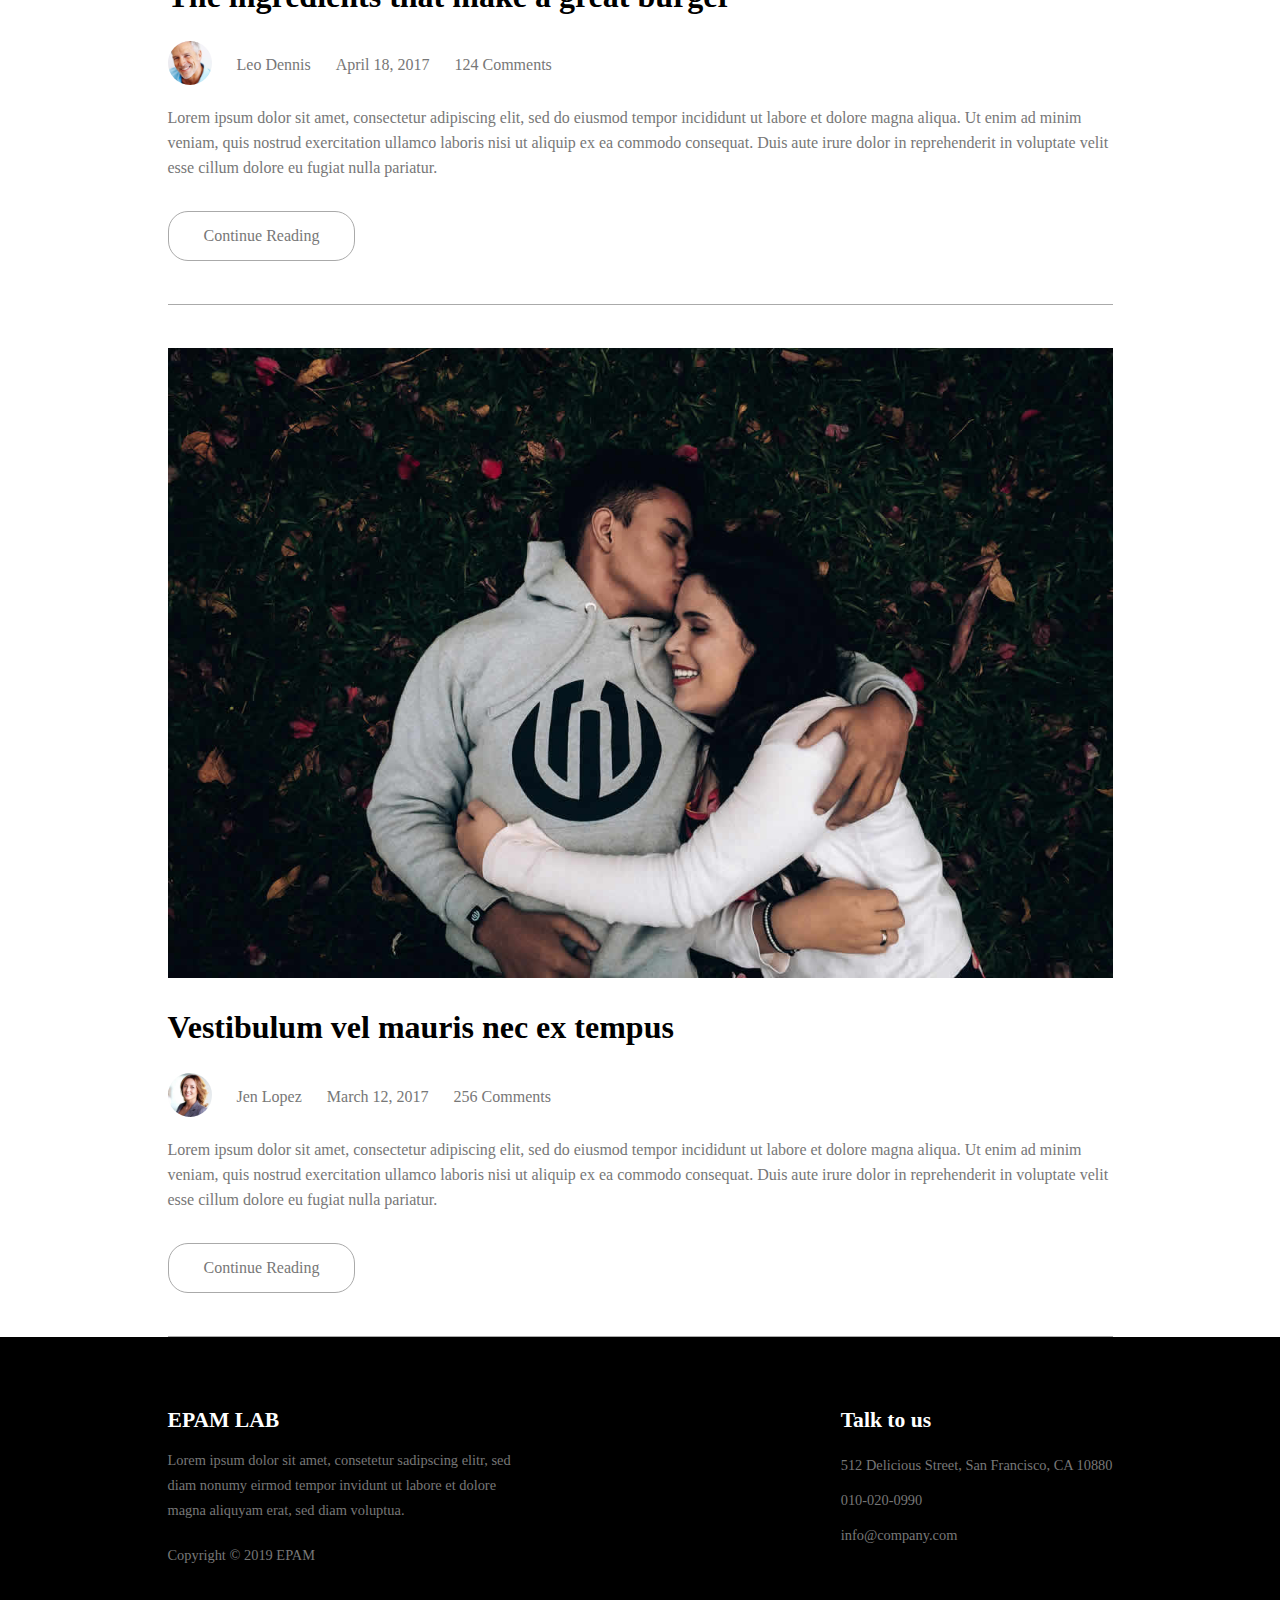
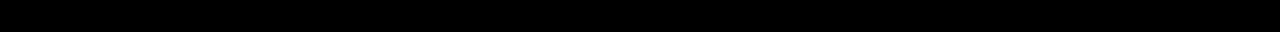
<file: FL12_HW4/homework/index.html>
<!DOCTYPE html>
<html lang="en">

<head>
  <meta charset="UTF-8" />
  <meta name="viewport" content="width=device-width, initial-scale=1.0" />
  <meta http-equiv="X-UA-Compatible" content="ie=edge" />
  <link rel="stylesheet" href="css/style.css" />
  <title>Front-end Lab</title>
</head>

<body>
  <div class="sidebar">
    <div class="sidebar-wrapper">
      <p class="logo">Front-end Lab</p>
      <nav>
        <ul class="menu">
          <li class="menu-item"><a href="#" class="menu-link">Home</a></li>
          <li class="menu-item"><a href="#" class="menu-link">About</a></li>
          <li class="menu-item"><a href="#" class="menu-link">Gallery</a></li>
          <li class="menu-item"><a href="#" class="menu-link">Contact</a></li>
        </ul>
      </nav>
    </div>
  </div>
  <header class="header">
    <div class="header-inner">
      <h1 class="heading">Hello! This is Front-end Lab.</h1>
      <p class="subheading">EPAM Front-end Lab</p>
      <a href="#" class="header-button button">Discover More</a>
    </div>
  </header>
  <main class="container">
    <section class="card">
      <img class="card-pic" src="img/blog-image1.jpg" alt="" />
      <h2 class="card-heading">We Help You To Make Front-end Great Again</h2>
      <ul class="author-info">
        <li><img class="author-pic" src="img/author-image1.jpg" alt="" /></li>
        <li class="author-name">Jen Lopez</li>
        <li class="comment-date"><time datetime="2017-07-22">July 22, 2017</time></li>
        <li class="comment-amount">35 Comments</li>
      </ul>
      <p class="comment-text">
        Lorem ipsum dolor sit amet, consectetur adipiscing elit, sed do
        eiusmod tempor incididunt ut labore et dolore magna aliqua. Ut enim ad
        minim veniam, quis nostrud exercitation ullamco laboris nisi ut
        aliquip ex ea commodo consequat. Duis aute irure dolor in
        reprehenderit in voluptate velit esse cillum dolore eu fugiat nulla
        pariatur.
      </p>
      <a href="#" class="card-button button">Continue Reading</a>
    </section>
    <section class="card">
      <img class="card-pic" src="img/blog-image2.jpg" alt="" />
      <h2 class="card-heading">In pretium tellus et ante accumsan</h2>
      <ul class="author-info">
        <li><img class="author-pic" src="img/author-image2.jpg" alt="" /></li>
        <li class="author-name">Leo Dennis</li>
        <li class="comment-date"><time datetime="2017-06-10">June 10, 2017</time></li>
        <li class="comment-amount">48 Comments</li>
      </ul>
      <p class="comment-text">
        Lorem ipsum dolor sit amet, consectetur adipiscing elit, sed do
        eiusmod tempor incididunt ut labore et dolore magna aliqua. Ut enim ad
        minim veniam, quis nostrud exercitation ullamco laboris nisi ut
        aliquip ex ea commodo consequat. Duis aute irure dolor in
        reprehenderit in voluptate velit esse cillum dolore eu fugiat nulla
        pariatur.
      </p>
      <a href="#" class="card-button button">Continue Reading</a>
    </section>
    <section class="card">
      <img class="card-pic" src="img/blog-image3.jpg" alt="" />
      <h2 class="card-heading">Nam interdum maximus dolor faucibus</h2>
      <ul class="author-info">
        <li><img class="author-pic" src="img/author-image1.jpg" alt="" /></li>
        <li class="author-name">Jen Lopez</li>
        <li class="comment-date"><time datetime="2017-05-30">May 30, 2017</time></li>
        <li class="comment-amount">63 Comments</li>
      </ul>
      <p class="comment-text">
        Lorem ipsum dolor sit amet, consectetur adipiscing elit, sed do
        eiusmod tempor incididunt ut labore et dolore magna aliqua. Ut enim ad
        minim veniam, quis nostrud exercitation ullamco laboris nisi ut
        aliquip ex ea commodo consequat. Duis aute irure dolor in
        reprehenderit in voluptate velit esse cillum dolore eu fugiat nulla
        pariatur.
      </p>
      <a href="#" class="card-button button">Continue Reading</a>
    </section>
    <section class="card">
      <img class="card-pic" src="img/blog-image4.jpg" alt="" />
      <h2 class="card-heading">The ingredients that make a great burger</h2>
      <ul class="author-info">
        <li><img class="author-pic" src="img/author-image2.jpg" alt="" /></li>
        <li class="author-name">Leo Dennis</li>
        <li class="comment-date"><time datetime="2017-04-18">April 18, 2017</time></li>
        <li class="comment-amount">124 Comments</li>
      </ul>
      <p class="comment-text">
        Lorem ipsum dolor sit amet, consectetur adipiscing elit, sed do
        eiusmod tempor incididunt ut labore et dolore magna aliqua. Ut enim ad
        minim veniam, quis nostrud exercitation ullamco laboris nisi ut
        aliquip ex ea commodo consequat. Duis aute irure dolor in
        reprehenderit in voluptate velit esse cillum dolore eu fugiat nulla
        pariatur.
      </p>
      <a href="#" class="card-button button">Continue Reading</a>
    </section>
    <section class="card">
      <img class="card-pic" src="img/blog-image5.jpg" alt="" />
      <h2 class="card-heading">Vestibulum vel mauris nec ex tempus</h2>
      <ul class="author-info">
        <li><img class="author-pic" src="img/author-image1.jpg" alt="" /></li>
        <li class="author-name">Jen Lopez</li>
        <li class="comment-date"><time datetime="2017-03-12">March 12, 2017</time></li>
        <li class="comment-amount">256 Comments</li>
      </ul>
      <p class="comment-text">
        Lorem ipsum dolor sit amet, consectetur adipiscing elit, sed do
        eiusmod tempor incididunt ut labore et dolore magna aliqua. Ut enim ad
        minim veniam, quis nostrud exercitation ullamco laboris nisi ut
        aliquip ex ea commodo consequat. Duis aute irure dolor in
        reprehenderit in voluptate velit esse cillum dolore eu fugiat nulla
        pariatur.
      </p>
      <a href="#" class="card-button button">Continue Reading</a>
    </section>
  </main>
  <footer>
    <div class="footer-container">
      <div class="footer-inner-left">
        <p class="footer-heading">EPAM LAB</p>
        <p class="footer-text">
          Lorem ipsum dolor sit amet, consetetur sadipscing elitr, sed diam
          nonumy eirmod tempor invidunt ut labore et dolore magna aliquyam
          erat, sed diam voluptua.
          <span>Copyright © 2019 EPAM</span>
        </p>
      </div>
      <div class="footer-inner-right">
        <p class="footer-heading">Talk to us</p>
        <address class="address-info">
          <span>512 Delicious Street, San Francisco, CA 10880</span>
          <span>010-020-0990</span>
          <span>info@company.com</span>
        </address>
      </div>
    </div>
  </footer>
</body>

</html>
</file>
<file: FL12_HW1/homework/style.css>
html,body,div,span,applet,object,iframe,h1,h2,h3,h4,h5,h6,p,blockquote,pre,a,abbr,acronym,address,big,cite,code,del,dfn,em,font,img,ins,kbd,q,s,samp,small,strike,strong,sub,sup,tt,var,b,u,i,center,dl,dt,dd,ol,ul,li,fieldset,form,label,legend,table,caption,tbody,tfoot,thead,tr,th,td{background:transparent;border:0;margin:0;padding:0;vertical-align:baseline}body{line-height:1}h1,h2,h3,h4,h5,h6{clear:both;font-weight:normal}ol,ul{list-style:none}blockquote{quotes:none}blockquote:before,blockquote:after{content:'';content:none}del{text-decoration:line-through}table{border-collapse:collapse;border-spacing:0}a img{border:0}#container{float:left;margin:0 -240px 0 0;width:100%}#primary,#secondary{float:right;overflow:hidden;width:220px}#secondary{clear:right}#footer{clear:both;width:100%}.one-column #content{margin:0 auto;width:640px}.single-attachment #content{margin:0 auto;width:900px}body,input,textarea,.page-title span,.pingback a.url{font-family:Georgia,"Bitstream Charter",serif}h3#comments-title,h3#reply-title,#access .menu,#access div.menu ul,#cancel-comment-reply-link,.form-allowed-tags,#site-info,#site-title,#wp-calendar,.comment-meta,.comment-body tr th,.comment-body thead th,.entry-content label,.entry-content tr th,.entry-content thead th,.entry-meta,.entry-title,.entry-utility,#respond label,.navigation,.page-title,.pingback p,.reply,.widget-title,.wp-caption-text{font-family:"Helvetica Neue",Arial,Helvetica,"Nimbus Sans L",sans-serif}input[type="submit"]{font-family:"Helvetica Neue",Arial,Helvetica,"Nimbus Sans L",sans-serif}pre{font-family:"Courier 10 Pitch",Courier,monospace}code{font-family:Monaco,Consolas,"Andale Mono","DejaVu Sans Mono",monospace}#access .menu-header,div.menu,#colophon,#branding,#main,#wrapper{margin:0 auto;width:940px}#wrapper{background:#fff;margin-top:20px;padding:0 20px}#footer-widget-area{overflow:hidden}#footer-widget-area .widget-area{float:left;margin-right:20px;width:220px}#footer-widget-area #fourth{margin-right:0}#site-info{float:left;font-size:14px;font-weight:bold;width:700px}#site-generator{float:right;width:220px}body{background:#f1f1f1}body,input,textarea{color:#666;font-size:12px;line-height:18px}hr{background-color:#e7e7e7;border:0;clear:both;height:1px;margin-bottom:18px}p{margin-bottom:18px}ul{list-style:square;margin:0 0 18px 1.5em}ol{list-style:decimal;margin:0 0 18px 1.5em}ol ol{list-style:upper-alpha}ol ol ol{list-style:lower-roman}ol ol ol ol{list-style:lower-alpha}ul ul,ol ol,ul ol,ol ul{margin-bottom:0}dl{margin:0 0 24px 0}dt{font-weight:bold}dd{margin-bottom:18px}strong{font-weight:bold}cite,em,i{font-style:italic}big{font-size:131.25%}ins{background:#ffc;text-decoration:none}blockquote{font-style:italic;padding:0 3em}blockquote cite,blockquote em,blockquote i{font-style:normal}pre{background:#f7f7f7;color:#222;line-height:18px;margin-bottom:18px;overflow:auto;padding:1.5em}abbr,acronym{cursor:help}sup,sub{height:0;line-height:1;position:relative;vertical-align:baseline}sup{bottom:1ex}sub{top:.5ex}small{font-size:smaller}input{margin-bottom:10px}input[type="text"],input[type="password"],input[type="email"],input[type="url"],input[type="number"],textarea{background:#f9f9f9;border:1px solid #ccc;box-shadow:inset 1px 1px 1px rgba(0,0,0,0.1);-moz-box-shadow:inset 1px 1px 1px rgba(0,0,0,0.1);-webkit-box-shadow:inset 1px 1px 1px rgba(0,0,0,0.1);padding:2px}a:link{color:#06c}a:visited{color:#743399}a:active,a:hover{color:#ff4b33}.screen-reader-text{clip:rect(1px,1px,1px,1px);overflow:hidden;position:absolute !important;height:1px;width:1px}#header{padding:30px 0 0 0}#site-title{float:left;font-size:30px;line-height:36px;margin:0 0 18px 0;width:700px}#site-title a{color:#000;font-weight:bold;text-decoration:none}#site-description{color:#000;clear:right;float:right;font-style:italic;margin:15px 0 18px 0;opacity:.65;width:220px}#branding img{border-top:4px solid #000;border-bottom:1px solid #000;display:block;float:left}#access{background:#000;display:block;float:left;margin:0 auto;width:940px}#access .menu-header,div.menu{font-size:13px;margin-left:12px;width:928px}#access .menu-header ul,div.menu ul{list-style:none;margin:0}#access .menu-header li,div.menu li{float:left;position:relative}#access a{color:#aaa;display:block;line-height:38px;padding:0 10px;text-decoration:none}#access ul ul{box-shadow:0 3px 3px rgba(0,0,0,0.2);-moz-box-shadow:0 3px 3px rgba(0,0,0,0.2);-webkit-box-shadow:0 3px 3px rgba(0,0,0,0.2);display:none;position:absolute;top:38px;left:0;float:left;width:180px;z-index:99999}#access ul ul li{min-width:180px}#access ul ul ul{left:100%;top:0}#access ul ul a{background:#333;line-height:1em;padding:10px;width:160px;height:auto}#access li:hover>a,#access ul ul:hover>a{background:#333;color:#fff}#access ul li:hover>ul{display:block}#access ul li.current_page_item>a,#access ul li.current_page_ancestor>a,#access ul li.current-menu-ancestor>a,#access ul li.current-menu-item>a,#access ul li.current-menu-parent>a{color:#fff}* html #access ul li.current_page_item a,* html #access ul li.current_page_ancestor a,* html #access ul li.current-menu-ancestor a,* html #access ul li.current-menu-item a,* html #access ul li.current-menu-parent a,* html #access ul li a:hover{color:#fff}#main{clear:both;overflow:hidden;padding:40px 0 0 0}#content{margin-bottom:36px}#content,#content input,#content textarea{color:#333;font-size:16px;line-height:24px}#content p,#content ul,#content ol,#content dd,#content pre,#content hr{margin-bottom:24px}#content ul ul,#content ol ol,#content ul ol,#content ol ul{margin-bottom:0}#content pre,#content kbd,#content tt,#content var{font-size:15px;line-height:21px}#content code{font-size:13px}#content dt,#content th{color:#000}#content h1,#content h2,#content h3,#content h4,#content h5,#content h6{color:#000;line-height:1.5em;margin:0 0 20px 0}#content table{border:1px solid #e7e7e7;margin:0 -1px 24px 0;text-align:left;width:100%}#content tr th,#content thead th{color:#777;font-size:12px;font-weight:bold;line-height:18px;padding:9px 24px;border-right:1px solid #e7e7e7}#content tr td{border-top:1px solid #e7e7e7;padding:6px 24px;border-right:1px solid #e7e7e7}#content tr.odd td{background:#f2f7fc}.hentry{margin:0 0 48px 0}.home .sticky{background:#f2f7fc;border-top:4px solid #000;margin-left:-20px;margin-right:-20px;padding:18px 20px}.single .hentry{margin:0 0 36px 0}.page-title{color:#000;font-size:14px;font-weight:bold;margin:0 0 36px 0}.page-title span{color:#333;font-size:16px;font-style:italic;font-weight:normal}.page-title a:link,.page-title a:visited{color:#777;text-decoration:none}.page-title a:active,.page-title a:hover{color:#ff4b33}#content .entry-title{color:#000;font-size:21px;font-weight:bold;line-height:1.3em;margin-bottom:0}.entry-title a:link,.entry-title a:visited{color:#000;text-decoration:none}.entry-title a:active,.entry-title a:hover{color:#ff4b33}.entry-meta{color:#777;font-size:12px}.entry-meta abbr,.entry-utility abbr{border:0}.entry-meta abbr:hover,.entry-utility abbr:hover{border-bottom:1px dotted #666}.single-author .by-author{position:absolute !important;clip:rect(1px 1px 1px 1px);clip:rect(1px,1px,1px,1px)}.entry-content,.entry-summary{clear:both;padding:12px 0 0 0}.entry-content .more-link{white-space:nowrap}#content .entry-summary p:last-child{margin-bottom:12px}.entry-content fieldset{border:1px solid #e7e7e7;margin:0 0 24px 0;padding:24px}.entry-content fieldset legend{background:#fff;color:#000;font-weight:bold;padding:0 24px}.entry-content input{margin:0 0 24px 0}.entry-content input.file,.entry-content input.button{margin-right:24px}.entry-content label{color:#777;font-size:12px}.entry-content select{margin:0 0 24px 0}.entry-content sup,.entry-content sub{font-size:10px}.entry-content blockquote.left{float:left;margin-left:0;margin-right:24px;text-align:right;width:33%}.entry-content blockquote.right{float:right;margin-left:24px;margin-right:0;text-align:left;width:33%}.page-link{clear:both;color:#000;font-weight:bold;line-height:48px;word-spacing:.5em}.page-link a:link,.page-link a:visited{background:#f1f1f1;color:#333;font-weight:normal;padding:.5em .75em;text-decoration:none}.home .sticky .page-link a{background:#d9e8f7}.page-link a:active,.page-link a:hover{color:#ff4b33}body.page .edit-link{clear:both;display:block}#entry-author-info{background:#f2f7fc;border-top:4px solid #000;clear:both;font-size:14px;line-height:20px;margin:24px 0;overflow:hidden;padding:18px 20px}#entry-author-info #author-avatar{background:#fff;border:1px solid #e7e7e7;float:left;height:60px;margin:0 -104px 0 0;padding:11px}#entry-author-info #author-description{float:left;margin:0 0 0 104px}#entry-author-info h2{color:#000;font-size:100%;font-weight:bold;margin-bottom:0}.entry-utility{clear:both;color:#777;font-size:12px;line-height:18px}.entry-meta a,.entry-utility a{color:#777}.entry-meta a:hover,.entry-utility a:hover{color:#ff4b33}#content .video-player{padding:0}.format-standard .wp-video,.format-standard .wp-audio-shortcode,.format-audio .wp-audio-shortcode,.format-standard .video-player{margin-bottom:24px}.home #content .format-aside p,.home #content .category-asides p{font-size:14px;line-height:20px;margin-bottom:10px;margin-top:0}.format-gallery .size-thumbnail img,.category-gallery .size-thumbnail img{border:10px solid #f1f1f1;margin-bottom:0}.format-gallery .gallery-thumb,.category-gallery .gallery-thumb{float:left;margin-right:20px;margin-top:-4px}.home #content .format-gallery .entry-utility,.home #content .category-gallery .entry-utility{padding-top:4px}.attachment .entry-content .entry-caption{font-size:140%;margin-top:24px}.attachment .entry-content .nav-previous a:before{content:'\2190\00a0'}.attachment .entry-content .nav-next a:after{content:'\00a0\2192'}#content img.size-auto,#content img.size-full,#content img.size-large,#content img.size-medium,#content .entry-attachment img,#content .widget-container img{max-width:100%;height:auto}#ie8 #content img.size-auto,#ie8 #content img.size-full,#ie8 #content img.size-large,#ie8 #content img.size-medium,#ie8 #content .entry-attachment img{width:auto}.alignleft,img.alignleft{display:inline;float:left;margin-right:24px;margin-top:4px}.alignright,img.alignright{display:inline;float:right;margin-left:24px;margin-top:4px}.aligncenter,img.aligncenter{clear:both;display:block;margin-left:auto;margin-right:auto}img.alignleft,img.alignright,img.aligncenter{margin-bottom:12px}.wp-caption{background:#f1f1f1;line-height:18px;margin-bottom:20px;max-width:100%;padding:4px;text-align:center}.wp-caption img{margin:5px 5px 0;max-width:622px}.wp-caption p.wp-caption-text{color:#777;font-size:12px;margin:5px}.wp-smiley{margin:0}.gallery{margin:0 auto 18px}.gallery .gallery-item{float:left;margin-top:0;text-align:center}.gallery-columns-1 .gallery-item{width:100%}.gallery-columns-2 .gallery-item{width:50%}.gallery-columns-3 .gallery-item{width:33%}.gallery-columns-4 .gallery-item{width:25%}.gallery-columns-5 .gallery-item{width:20%}.gallery-columns-6 .gallery-item{width:16%}.gallery-columns-7 .gallery-item{width:14%}.gallery-columns-8 .gallery-item{width:12%}.gallery-columns-9 .gallery-item{width:11%}.gallery-columns-1 img{max-width:620px}.gallery-columns-2 img{max-width:288px}.gallery-columns-3 img{max-width:177px}.gallery-columns-4 img{max-width:122px}.gallery-columns-5 img{max-width:88px}.gallery-columns-6 img{max-width:66px}.gallery-columns-7 img{max-width:50px}.gallery-columns-8 img{max-width:39px}.gallery-columns-9 img{max-width:29px}.gallery-item img{height:auto}.gallery-columns-2 .attachment-medium{max-width:92%;height:auto}.gallery-columns-4 .attachment-thumbnail{max-width:84%;height:auto}.gallery .gallery-caption{color:#777;font-size:12px;margin:0 0 12px}.gallery dl{margin:0}.gallery img{border:10px solid #f1f1f1}.gallery br+br{display:none}#content .entry-attachment img{display:block;margin:0 auto}.navigation{color:#777;font-size:12px;line-height:18px;overflow:hidden}.navigation a:link,.navigation a:visited{color:#777;text-decoration:none}.navigation a:active,.navigation a:hover{color:#ff4b33}.nav-previous{float:left;width:50%}.nav-next{float:right;text-align:right;width:50%}#nav-above{margin:0 0 18px 0}#nav-above{display:none}.paged #nav-above,.single #nav-above{display:block}#nav-below{margin:-18px 0 0 0}#comments{clear:both}#comments .navigation{padding:0 0 18px 0}h3#comments-title,h3#reply-title{color:#000;font-size:20px;font-weight:bold;margin-bottom:0}h3#comments-title{padding:24px 0}.commentlist{list-style:none;margin:0}.commentlist li.comment{border-bottom:1px solid #e7e7e7;line-height:24px;margin:0 0 24px 0;padding:0 0 0 56px;position:relative}.commentlist li:last-child{border-bottom:0;margin-bottom:0}#comments .comment-body ul,#comments .comment-body ol{margin-bottom:18px}#comments .comment-body p:last-child{margin-bottom:6px}#comments .comment-body blockquote p:last-child{margin-bottom:24px}.commentlist ol{list-style:decimal}.commentlist .avatar{position:absolute;top:4px;left:0}.comment-author cite{color:#000;font-style:normal;font-weight:bold}.comment-author .says{font-style:italic}.comment-meta{font-size:12px;margin:0 0 18px 0}.comment-meta a:link,.comment-meta a:visited{color:#777;text-decoration:none}.comment-meta a:active,.comment-meta a:hover{color:#ff4b33}.commentlist .bypostauthor>div{background:#f2f7fc;border-top:4px solid #000;margin-bottom:10px;padding:10px 0 0 20px}.reply{font-size:12px;padding:0 0 24px 0}.reply a,a.comment-edit-link{color:#777}.reply a:hover,a.comment-edit-link:hover{color:#ff4b33}.commentlist .children{list-style:none;margin:0}.commentlist .children li{border:0;margin:0}.nopassword,.nocomments{display:none}#comments .pingback{border-bottom:1px solid #e7e7e7;margin-bottom:18px;padding-bottom:18px}.commentlist li.comment+li.pingback{margin-top:-6px}#comments .pingback p{color:#777;display:block;font-size:12px;line-height:18px;margin:0}#comments .pingback .url{font-size:13px;font-style:italic}input[type="submit"]{color:#333}form{text-align:right}input{width:200px}#respond{border-top:1px solid #e7e7e7;margin:24px 0;overflow:hidden;position:relative}#respond p{margin:0}#respond .comment-notes{margin-bottom:1em}.form-allowed-tags{line-height:1em}.children #respond{margin:0 48px 0 0}h3#reply-title{margin:18px 0}#comments-list #respond{margin:0 0 18px 0}#comments-list ul #respond{margin:0}#cancel-comment-reply-link{font-size:12px;font-weight:normal;line-height:18px}#respond .required{color:#ff4b33;font-weight:bold}#respond label{color:#777;font-size:12px}#respond input{margin:0 0 9px;width:98%}#respond textarea{width:98%}#respond .form-allowed-tags{color:#777;font-size:12px;line-height:18px}#respond .form-allowed-tags code{font-size:11px}#respond .form-submit{margin:12px 0}#respond .form-submit input{font-size:14px;width:auto}.widget-area ul{list-style:none;margin-left:0}.widget-area ul ul{list-style:square;margin-left:1.3em}.widget-area select{max-width:100%}.widget_search #s{width:60%}.widget_search label{display:none}.widget-container{word-wrap:break-word;-webkit-hyphens:auto;-moz-hyphens:auto;hyphens:auto;margin:0 0 18px 0}.widget-container .wp-caption img{margin:auto}.widget-container.widget_image .wp-caption{width:auto}.widget-container.widget_image .wp-caption img{margin-left:-8px}.widget-title{color:#222;font-size:14px;font-weight:bold}.widget-area a:link,.widget-area a:visited{text-decoration:none}.widget-area a:active,.widget-area a:hover{text-decoration:underline}.widget-area .entry-meta{font-size:11px}#wp_tag_cloud div{line-height:1.6em}#wp-calendar{width:100%}#wp-calendar caption{color:#222;font-size:14px;font-weight:bold;padding-bottom:4px;text-align:left}#wp-calendar thead{font-size:11px}#wp-calendar tbody{color:#aaa}#wp-calendar tbody td{background:#f5f5f5;border:1px solid #fff;padding:3px 0 2px;text-align:center}#wp-calendar tbody .pad{background:0}#wp-calendar tfoot #next{text-align:right}.widget_rss a.rsswidget{color:#000}.widget_rss a.rsswidget:hover{color:#ff4b33}.widget_rss .widget-title img{width:11px;height:11px}#main .widget-area ul{margin-left:0;padding:0 20px 0 0}#main .widget-area ul ul{border:0;margin-left:1.3em;padding:0}#main .widget-container.music-player ul{margin:0}#footer{margin-bottom:20px}#colophon{border-top:4px solid #000;margin-top:-4px;overflow:hidden;padding:18px 0}#site-info{font-weight:bold}#site-info a{color:#000;text-decoration:none}#site-generator{font-style:italic;position:relative}#site-generator a{background:url(images/wordpress.png) center left no-repeat;color:#666;display:inline-block;line-height:16px;padding-left:20px;text-decoration:none}#site-generator a:hover{text-decoration:underline}img#wpstats{display:block;margin:0 auto 10px}pre{-webkit-text-size-adjust:140%}code{-webkit-text-size-adjust:160%}#access,.entry-meta,.entry-utility,.navigation,.widget-area{-webkit-text-size-adjust:120%}#site-description{-webkit-text-size-adjust:none}@media print{body{background:none !important}#wrapper{clear:both !important;display:block !important;float:none !important;position:relative !important}#header{border-bottom:2pt solid #000;padding-bottom:18pt}#colophon{border-top:2pt solid #000}#site-title,#site-description{float:none;line-height:1.4em;margin:0;padding:0}#site-title{font-size:13pt}.entry-content{font-size:14pt;line-height:1.6em}.entry-title{font-size:21pt}#access,#branding img,#respond,.comment-edit-link,.edit-link,.navigation,.page-link,.widget-area{display:none !important}#container,#header,#footer{margin:0;width:100%}#content,.one-column #content{margin:24pt 0 0;width:100%}.wp-caption p{font-size:11pt}#site-info,#site-generator{float:none;width:auto}#colophon{width:auto}img#wpstats{display:none}#site-generator a{margin:0;padding:0}#entry-author-info{border:1px solid #e7e7e7}#main{display:inline}.home .sticky{border:0}}img{width:140px;vertical-align:middle;display:block;margin:0 auto;margin-left:calc(50% - 50px);margin-bottom:20px}nav>a{padding:10px;color:#0279c1}nav>a b:hover{color:#00527a}nav>a:visited{color:#0279c1}article{padding-left:10px}footer{margin-top:20px;padding:40px 20px;text-align:center;background:#3333}
</file>
<file: FL12_HW2/homework/css/general.css>
/* 

please don't edit this styles

*/

h2.tm-section-title {
    color: lightskyblue;
}

a:focus {
    color: #666;
    outline: 0
}

ul {
    padding: 0;
    margin: 0
}

body {
    background-color: #f5f5f5;
    color: #000;
    font-family: 'Open Sans', Helvetica, Arial, sans-serif;
    font-size: 16px;
    font-weight: 300;
    padding-top: 30px;
    overflow-x: hidden
}

section:before {
    position: absolute;
    z-index: 1
}

.box,
.tm-content-box,
.tm-main-nav {
    background-color: #fff
}

.tm-sidebar {
    z-index: 10;
    position: fixed;
    left: 0;
    right: 0;
    top: 0;
    width: 100%;
}

.tm-sidebar ul{
    margin: 0px;
    display: flex;
}

.tm-main-nav {
    font-size: 1.5em;
    text-align: center
}

.tm-nav-item {
    list-style: none;
    width: 100%;
}

.tm-nav-item-link {
    border: 1px solid transparent;
    color: #666;
    display: block;
    padding: 10px;
    width: 100%;
    -webkit-transition: all .3s ease;
    transition: all .3s ease
}

.carousel-indicators li,
.tm-banner-inner {
    border: 1px solid lightgrey
}


.tm-nav-item-link.active,
.tm-nav-item-link:hover {
    color: #666;
    text-decoration: none;
}

.tm-nav-item-link:focus {
    text-decoration: none
}

.tm-banner-text,
.tm-banner-title,
.tm-section-title {
    color: #666;
    font-weight: 300;
    margin: 0
}

.tm-section-title {
    margin-bottom: 20px
}

.tm-section-title-box {
    margin-bottom: 0
}

.tm-banner-title {
    font-size: 3.3em;
    letter-spacing: 2px;
    text-transform: uppercase
}

.tm-main-content {
    padding-top: 70px;
}

.tm-content-box {
    overflow: hidden;
    margin-bottom: 30px
}

.padding-medium {
    padding: 40px
}

.tm-banner {
    padding: 30px
}

.tm-banner-inner {
    padding: 30px 0;
    height: 100%;
    text-align: center;
    display: flex;
    -webkit-box-orient: vertical;
    -webkit-box-direction: normal;
    -webkit-flex-direction: column;
    -ms-flex-direction: column;
    flex-direction: column;
    -webkit-box-align: center;
    -webkit-align-items: center;
    -ms-flex-align: center;
    align-items: center;
    -webkit-box-pack: center;
    -webkit-justify-content: center;
    -ms-flex-pack: center;
    justify-content: center
}

.tm-banner-inner img{
    width: 120px;
}

.tm-banner-text {
    font-size: 1.4em
}

.boxes,
.tm-box-bg-title {
    display: -webkit-box;
    display: -webkit-flex;
    display: -ms-flexbox
}

/*.flex-item {*/
    /*-webkit-box-flex: 0 1 auto;*/
    /*-webkit-flex: 0 1 auto;*/
    /*-ms-flex: 0 1 auto;*/
    /*flex: 0 1 auto*/
/*}*/

.section-description {
    line-height: 1.8;
    margin-bottom: 25px
}

.section-description:last-child {
    margin-bottom: 0
}

.tm-team-description-container {
    max-width: 500px
}

.tm-team-info {
    display: flex
}

.box {
    list-style: none;
    width: 33.3333%;
    height: auto;
}

.box-bg {
    position: relative
}

.box-img {
    width: 100%;
}

.tm-box-bg-title {
    position: absolute;
    top: 0;
    right: 0;
    bottom: 0;
    left: 0;
    display: flex;
    -webkit-box-align: center;
    -webkit-align-items: center;
    -ms-flex-align: center;
    align-items: center;
    -webkit-box-pack: center;
    -webkit-justify-content: center;
    -ms-flex-pack: center;
    justify-content: center
}

.boxes {
    display: flex;
    -webkit-flex-wrap: wrap;
    -ms-flex-wrap: wrap;
    flex-wrap: wrap
}

.gallery-container a {
    cursor: -webkit-zoom-in;
    cursor: zoom-in
}

.carousel {
    position: relative;
    height: auto;
    padding: 50px 50px 80px;
    text-align: center
}

.carousel-indicators {
    bottom: 30px
}

.carousel-content {
    color: #000;
    display: -webkit-box;
    display: -webkit-flex;
    display: -ms-flexbox;
    display: flex;
    -webkit-box-align: center;
    -webkit-align-items: center;
    -ms-flex-align: center;
    align-items: center
}

.carousel-indicators .active {
    background-color: lightgrey
}

.contact-form {
    overflow: hidden
}

.form-control {
    border-radius: 0;
    font-size: 1em
}

.form-control:focus {
    border-color: lightgrey;
    box-shadow: inset 0 1px 1px rgba(0, 0, 0, .075), 0 0 8px rgba(153, 153, 153, .45)
}

.form-group {
    margin-bottom: 20px
}

.form-group-2-col-left {
    padding-left: 0;
    padding-right: 5px
}

.form-group-2-col-right {
    padding-right: 0;
    padding-left: 5px
}

.mandatory-field:after {
    position: absolute;
    top: 0;
    right: 7px
}

.carousel-inner>.carousel-item>a>img, .carousel-inner>.carousel-item>img, .img-contact-us {
    width: 100%;
}

.tm-footer {
    color: #666;
    padding-bottom: 15px
}
</file>
<file: FL12_HW2/homework/css/style.css>
/*

write your code here

*/
.tm-nav-item-link:hover {
    background-color: lightskyblue;
    color: #fff;
}

.tm-banner {
    background: linear-gradient(to right, lightskyblue, burlywood);
}

.tm-banner-inner {
    background-color: #fff;
}

.tm-banner-text {
    text-shadow: 6px 3px 3px #333;
}

.tm-section-description {
    text-align: center;

}

.flex-2-col {
    display: flex;
    flex-direction: row;
}

.tm-content-box>.tm-team-description-container:first-of-type {
    display: flex;
    flex-direction: column;
    justify-content: center;
    align-items: center;
}

.box-bg:hover {
    background-color: lightgray;
    color: lightskyblue;
}

.padding-medium>h2:first-of-type {
    color: lightskyblue;
    text-align: center;
    text-transform: uppercase;
}

.padding-medium>ol>li {
    list-style-type: lower-alpha;
}

.padding-medium>ol>li::before {
    content: ">"
}

.padding-medium>ol>li:first-of-type::after {
    content: "New";
}

.padding-medium>ol>li:nth-of-type(3)::after {
    content: "New";
}

li::after {
    color: red;
    font-size: 10px;
    font-weight: bold;
    position: relative;
    top: -8px;
}

.blocks>.tm-team-description-container>.tm-section-title {
    text-align: start;
    text-transform: capitalize;
}

section.blocks>div.tm-team-description-container>p.tm-section-description:last-of-type {
    letter-spacing: 5px;
    word-spacing: 10px;
    font-style: italic;
}

li.box-work:nth-of-type(1) {
    background-color: lightskyblue;
    color: white;
}

li.box-work:nth-of-type(3) {
    background-color: lightskyblue;
    color: white;
}

li.box-work:nth-of-type(5) {
    background-color: lightskyblue;
    color: white;
}

li.box-work>div>p {
    font-style: italic;
}

li.box-work>div>p::first-letter {
    font-weight: bold;
}

.tm-section-description {
    line-height: 30px;
    text-indent: 25px;
}

#contact_email,
#contact_subject,
#contact_name {
    border: transparent;
    border-bottom: 1px solid lightblue;
}

input:focus {
    background-color: lightskyblue;
}

textarea#contact_message {
    background: url(../img/email-icon.png);
    background-size: 3%;
    background-position: 99% 99%;
    background-repeat: no-repeat;
    border: 1px solid lightskyblue;
}

button {
    float: right;
}

.tm-main-nav,
#home,
section {
    box-shadow: 2px 2px 10px rgba(61, 55, 61, 0.7);
}

section::before {
    content: '';
    border: 20px solid transparent;
    border-left: 20px solid lightskyblue;
    border-top: 20px solid lightskyblue;
}

@keyframes show-up {
    0% {
        position: relative;
        left: 200px;
    }

    100% {
        position: relative;
        left: 0;
    }
}

.tm-banner-text {
    animation-name: show-up;
    animation-duration: 3s;
}

@media print {

    .tm-sidebar,
    #about,
    .boxes,
    #contact,
    .tm-content-box>img,
    section::before,
    .tm-team-img {
        display: none;
    }

    .tm-content-box>.tm-team-description-container:first-of-type {
        width: 690px;
        display: flex;
        flex-direction: column;
        justify-content: center;
        align-items: center;
    }

}
</file>
<file: FL12_HW3/homework/css/style1.css>
*,
*::before,
*::after {
  margin: 0;
  padding: 0;
  box-sizing: border-box; }

body,
h1,
h2,
h3,
h4,
p,
ul[class],
ol[class],
li,
figure,
figcaption,
blockquote,
dl,
dd {
  margin: 0;
  padding: 0; }

body {
  color: #2c2f3c;
  background-color: #fff;
  font-family: "Source Sans Pro", sans-serif; }

header,
main,
footer {
  max-width: 1940px;
  padding-left: 10px;
  padding-right: 10px; }

.header {
  margin: 0 auto;
  background: #8F8060 url("../img/m-h-day.jpg") center/cover;
  border-bottom-right-radius: 740px 265px; }
  .header-wrap {
    max-width: 1534px;
    margin: 0 auto;
    padding: 22px 0 175px; }
    .header-wrap div:nth-child(4) {
      padding-top: 60px; }
  .header_button {
    padding: 13px 41px;
    background-color: #699900;
    border-radius: 2px;
    border: none;
    color: #fff;
    font-size: 17px;
    font-weight: 700;
    cursor: pointer; }
  .header_heading {
    width: 655px;
    font-size: 72px;
    line-height: 70px;
    font-weight: 700;
    padding-top: 75px;
    position: relative;
    z-index: 3; }
    .header_heading::before {
      content: '';
      position: absolute;
      bottom: 0;
      width: 300px;
      height: 50px;
      background-color: #14a0c7;
      z-index: -1;
      left: 0; }
  .header_text {
    padding-top: 40px;
    font-family: "Hind", sans-serif;
    width: 655px;
    font-size: 16px;
    word-spacing: 1px;
    line-height: 24px;
    white-space: pre-line; }

.landing-logo {
  display: flex; }
  .landing-logo p {
    margin-left: 15px;
    font-size: 24px;
    line-height: 22px;
    padding-top: 2px;
    font-weight: 600; }
    .landing-logo p span {
      display: block;
      font-size: 10px;
      text-align: center; }

.login {
  color: #fff;
  font-weight: 400;
  margin-left: 150px;
  font-size: 20px; }

.section {
  max-width: 1198px;
  margin: 0 auto;
  display: flex;
  flex-direction: column;
  justify-content: center;
  align-items: center; }

.section_text {
  position: relative;
  padding: 36px 0 35px;
  font-size: 43px;
  font-weight: 600;
  word-spacing: 1px; }
  .section_text::before {
    content: '';
    position: absolute;
    bottom: 45px;
    width: 190px;
    height: 50px;
    background-color: #14a0c7;
    z-index: -1;
    right: 3%; }

.section_card {
  display: flex;
  background-color: #21232e;
  color: #fff;
  padding: 20px;
  border-radius: 5px; }
  .section_card + .section_card {
    margin-top: 25px; }
  .section_card_wrap {
    max-width: 1116px;
    margin: 0 auto; }
  .section_card_img {
    width: 125%;
    border-radius: 5px; }
  .section_card_right_container {
    padding: 0 90px;
    justify-content: center;
    text-align: center;
    height: 60%; }
  .section_card_heading {
    font-size: 24px;
    font-weight: 600;
    padding-top: 0; }
  .section_card_text {
    color: #c0c3ce;
    text-align: justify;
    font-size: 16px;
    font-family: "Hind", sans-serif;
    line-height: 1.5em; }
  .section_card_wrap > div:nth-child(1) .section_card_heading {
    margin-top: 50px; }
  .section_card_wrap > div:nth-child(1) .section_card_text {
    margin-top: 40px;
    margin-bottom: 20px; }
  .section_card_wrap > div:nth-child(2) .section_card_heading {
    margin-top: 47px; }
  .section_card_wrap > div:nth-child(2) .section_card_text {
    margin-top: 34px;
    margin-bottom: 17px; }
  .section_card_wrap > div:nth-child(3) .section_card_heading {
    margin-top: 57px; }
  .section_card_wrap > div:nth-child(3) .section_card_text {
    margin-top: 62px;
    margin-bottom: 30px; }
  .section_card a {
    color: #fff;
    font-weight: 400; }

.section_banner {
  position: relative;
  z-index: 20;
  top: 75px;
  padding: 40px 160px 50px 165px;
  background: linear-gradient(to left, #315fcd, #679707);
  display: flex;
  justify-content: space-between;
  width: 100%;
  border-radius: 5px;
  word-spacing: 1px;
  margin-top: 60px; }
  .section_banner_heading {
    font-size: 30px;
    font-weight: 700;
    word-spacing: 1px;
    line-height: 0.5em;
    position: relative; }
    .section_banner_heading::before {
      content: '';
      position: absolute;
      bottom: -10px;
      width: 67px;
      height: 50px;
      background-color: #14a0c7;
      z-index: -1;
      left: 29%; }
  .section_banner_text {
    margin-top: 22px;
    color: #c0c3ce; }
  .section_banner_button {
    padding: 13px 41px;
    background-color: #699900;
    border-radius: 2px;
    border: none;
    color: #fff;
    font-size: 17px;
    font-weight: 700;
    cursor: pointer; }

.footer {
  position: relative;
  z-index: 19;
  background-color: #21232e;
  color: #c0c3ce;
  word-spacing: 1px; }
  .footer-wrap {
    margin: 0 auto;
    max-width: 1534px;
    display: flex;
    justify-content: space-between;
    height: 100%;
    padding: 135px 0 60px; }
  .footer_logo, .footer_text, .footer-cr {
    align-self: center; }
  .footer_text {
    font-size: 14px;
    width: 290px;
    word-spacing: 1px; }
</file>
<file: FL12_HW3/homework/css/style2.css>
*,
*::before,
*::after {
  margin: 0;
  padding: 0;
  box-sizing: border-box; }

body,
h1,
h2,
h3,
h4,
p,
ul[class],
ol[class],
li,
figure,
figcaption,
blockquote,
dl,
dd {
  margin: 0;
  padding: 0; }

body {
  color: #2c2f3c;
  background-color: #fff;
  font-family: "Source Sans Pro", sans-serif; }

header,
main,
footer {
  max-width: 1940px;
  padding-left: 10px;
  padding-right: 10px; }

.header {
  margin: 0 auto;
  background: #142127 url("../img/m-h-night.jpg") center/cover;
  border-bottom-right-radius: 740px 265px; }
  .header-wrap {
    max-width: 1534px;
    margin: 0 auto;
    padding: 22px 0 175px; }
    .header-wrap div:nth-child(4) {
      padding-top: 60px; }
  .header_button {
    padding: 13px 41px;
    background-color: #e3ac00;
    border-radius: 2px;
    border: none;
    color: #fff;
    font-size: 17px;
    font-weight: 700;
    cursor: pointer; }
  .header_heading {
    width: 655px;
    font-size: 72px;
    line-height: 70px;
    font-weight: 700;
    padding-top: 75px;
    position: relative;
    z-index: 3; }
    .header_heading::before {
      content: '';
      position: absolute;
      bottom: 0;
      width: 300px;
      height: 50px;
      background-color: #14a0c7;
      z-index: -1;
      left: 0; }
  .header_text {
    padding-top: 40px;
    font-family: "Fresca", sans-serif;
    width: 655px;
    font-size: 16px;
    word-spacing: 1px;
    line-height: 24px;
    white-space: pre-line; }

.landing-logo {
  display: flex; }
  .landing-logo p {
    margin-left: 15px;
    font-size: 24px;
    line-height: 22px;
    padding-top: 2px;
    font-weight: 600; }
    .landing-logo p span {
      display: block;
      font-size: 10px;
      text-align: center; }

.login {
  color: #fff;
  font-weight: 400;
  margin-left: 150px;
  font-size: 20px; }

.section {
  max-width: 1198px;
  margin: 0 auto;
  display: flex;
  flex-direction: column;
  justify-content: center;
  align-items: center; }

.section_text {
  position: relative;
  padding: 36px 0 35px;
  font-size: 43px;
  font-weight: 600;
  word-spacing: 1px; }
  .section_text::before {
    content: '';
    position: absolute;
    bottom: 45px;
    width: 190px;
    height: 50px;
    background-color: #14a0c7;
    z-index: -1;
    right: 3%; }

.section_card {
  display: flex;
  background-color: #3b3f50;
  color: #fff;
  padding: 20px;
  border-radius: 5px; }
  .section_card + .section_card {
    margin-top: 25px; }
  .section_card_wrap {
    max-width: 1116px;
    margin: 0 auto; }
  .section_card_img {
    width: 125%;
    border-radius: 5px; }
  .section_card_right_container {
    padding: 0 90px;
    justify-content: center;
    text-align: center;
    height: 60%; }
  .section_card_heading {
    font-size: 24px;
    font-weight: 600;
    padding-top: 0; }
  .section_card_text {
    color: #d1d1d1;
    text-align: justify;
    font-size: 16px;
    font-family: "Fresca", sans-serif;
    line-height: 1.5em; }
  .section_card_wrap > div:nth-child(1) .section_card_heading {
    margin-top: 50px; }
  .section_card_wrap > div:nth-child(1) .section_card_text {
    margin-top: 40px;
    margin-bottom: 20px; }
  .section_card_wrap > div:nth-child(2) .section_card_heading {
    margin-top: 47px; }
  .section_card_wrap > div:nth-child(2) .section_card_text {
    margin-top: 34px;
    margin-bottom: 17px; }
  .section_card_wrap > div:nth-child(3) .section_card_heading {
    margin-top: 57px; }
  .section_card_wrap > div:nth-child(3) .section_card_text {
    margin-top: 62px;
    margin-bottom: 30px; }
  .section_card a {
    color: #fff;
    font-weight: 400; }

.section_banner {
  position: relative;
  z-index: 20;
  top: 75px;
  padding: 40px 160px 50px 165px;
  background: linear-gradient(to left, #953050, #dfa604);
  display: flex;
  justify-content: space-between;
  width: 100%;
  border-radius: 5px;
  word-spacing: 1px;
  margin-top: 60px; }
  .section_banner_heading {
    font-size: 30px;
    font-weight: 700;
    word-spacing: 1px;
    line-height: 0.5em;
    position: relative; }
    .section_banner_heading::before {
      content: '';
      position: absolute;
      bottom: -10px;
      width: 67px;
      height: 50px;
      background-color: #14a0c7;
      z-index: -1;
      left: 29%; }
  .section_banner_text {
    margin-top: 22px;
    color: #d1d1d1; }
  .section_banner_button {
    padding: 13px 41px;
    background-color: #e3ac00;
    border-radius: 2px;
    border: none;
    color: #fff;
    font-size: 17px;
    font-weight: 700;
    cursor: pointer; }

.footer {
  position: relative;
  z-index: 19;
  background-color: #3b3f50;
  color: #d1d1d1;
  word-spacing: 1px; }
  .footer-wrap {
    margin: 0 auto;
    max-width: 1534px;
    display: flex;
    justify-content: space-between;
    height: 100%;
    padding: 135px 0 60px; }
  .footer_logo, .footer_text, .footer-cr {
    align-self: center; }
  .footer_text {
    font-size: 14px;
    width: 290px;
    word-spacing: 1px; }
</file>
<file: FL12_HW4/homework/css/style.css>
body {
  color: #777;
  margin: 0;
}

a {
  text-decoration: none;
  color: inherit;
}

ul {
  padding: 0;
  list-style: none;
}

.sidebar {
  background-color: #fff;
  padding: 5px;
  width: 100%;
}

.sidebar-wrapper {
  display: flex;
  justify-content: space-around;
}

.sidebar .logo {
  text-transform: uppercase;
  font-size: 1.4em;
  letter-spacing: 2px;
  font-weight: 700;
}

.sidebar .menu {
  display: flex;
  flex-wrap: wrap;
  font-size: 1.2em;
}

.sidebar .menu-item {
  padding-left: 45px;
}

.header {
  display: flex;
  height: 100vh;
  background: linear-gradient(rgba(0, 0, 0, 0.7), rgba(0, 0, 0, 0.7)), url("../img/home-bg.jpg");
  background-size: cover;
  background-position: center;
}

.header .header-inner {
  display: flex;
  flex-direction: column;
  margin: auto;
  align-items: center;
}

.header .heading {
  color: #fff;
  font-size: 4.5em;
  margin: 0;
  text-align: center;
}

.header .subheading {
  color: #bfba55;
  font-size: 1.1em;
  margin: 25px;
}

.header .header-button {
  display: inline-block;
  text-transform: uppercase;
  font-size: 0.8em;
  background: #fff;
  padding: 15px 25px;
  border-radius: 20px;
}

.container {
  max-width: 945px;
  margin: auto;
  padding: 0 15px;
}

.container .card {
  padding-bottom: 43px;
  padding-top: 43px;
  border-bottom: 1px solid #aaa;
}

.container .card-pic {
  width: 100%;
}

.container .card-heading {
  color: #000;
  font-size: 2em;
}

.container .author-info {
  display: flex;
  align-items: center;
}

.container .author-pic {
  border-radius: 100%;
  max-width: 44px;
}

.author-name,
.comment-date,
.comment-amount {
  padding-left: 25px;
}

.container .comment-text {
  line-height: 25px;
}

.container .card-button {
  display: inline-block;
  margin-top: 15px;
  border: 1px solid #aaa;
  padding: 15px 35px;
  border-radius: 20px;
}

footer {
  background: #000;
  width: 100%;
}

.footer-container {
  display: flex;
  margin: auto;
  padding: 50px;
  max-width: 945px;
  font-size: 0.9em;
  justify-content: space-between;
}

.footer-container span {
  display: block;
}

.footer-container .footer-inner-left,
.footer-inner-right {
  max-width: 350px;
}

.footer-container .address-info {
  font-style: normal;
  line-height: 35px;
  margin: 1em 0;
}

.footer-container .footer-heading {
  color: #fff;
  font-size: 1.5em;
  font-weight: 700;
  margin-bottom: 0;
}

.footer-container .footer-text {
  line-height: 25px;
}

.footer-container .footer-text span {
  padding-top: 20px;
}

.button:hover {
  color: #bfba55;
}

.menu-link:hover {
  color: #bfba55;
}
</file>
